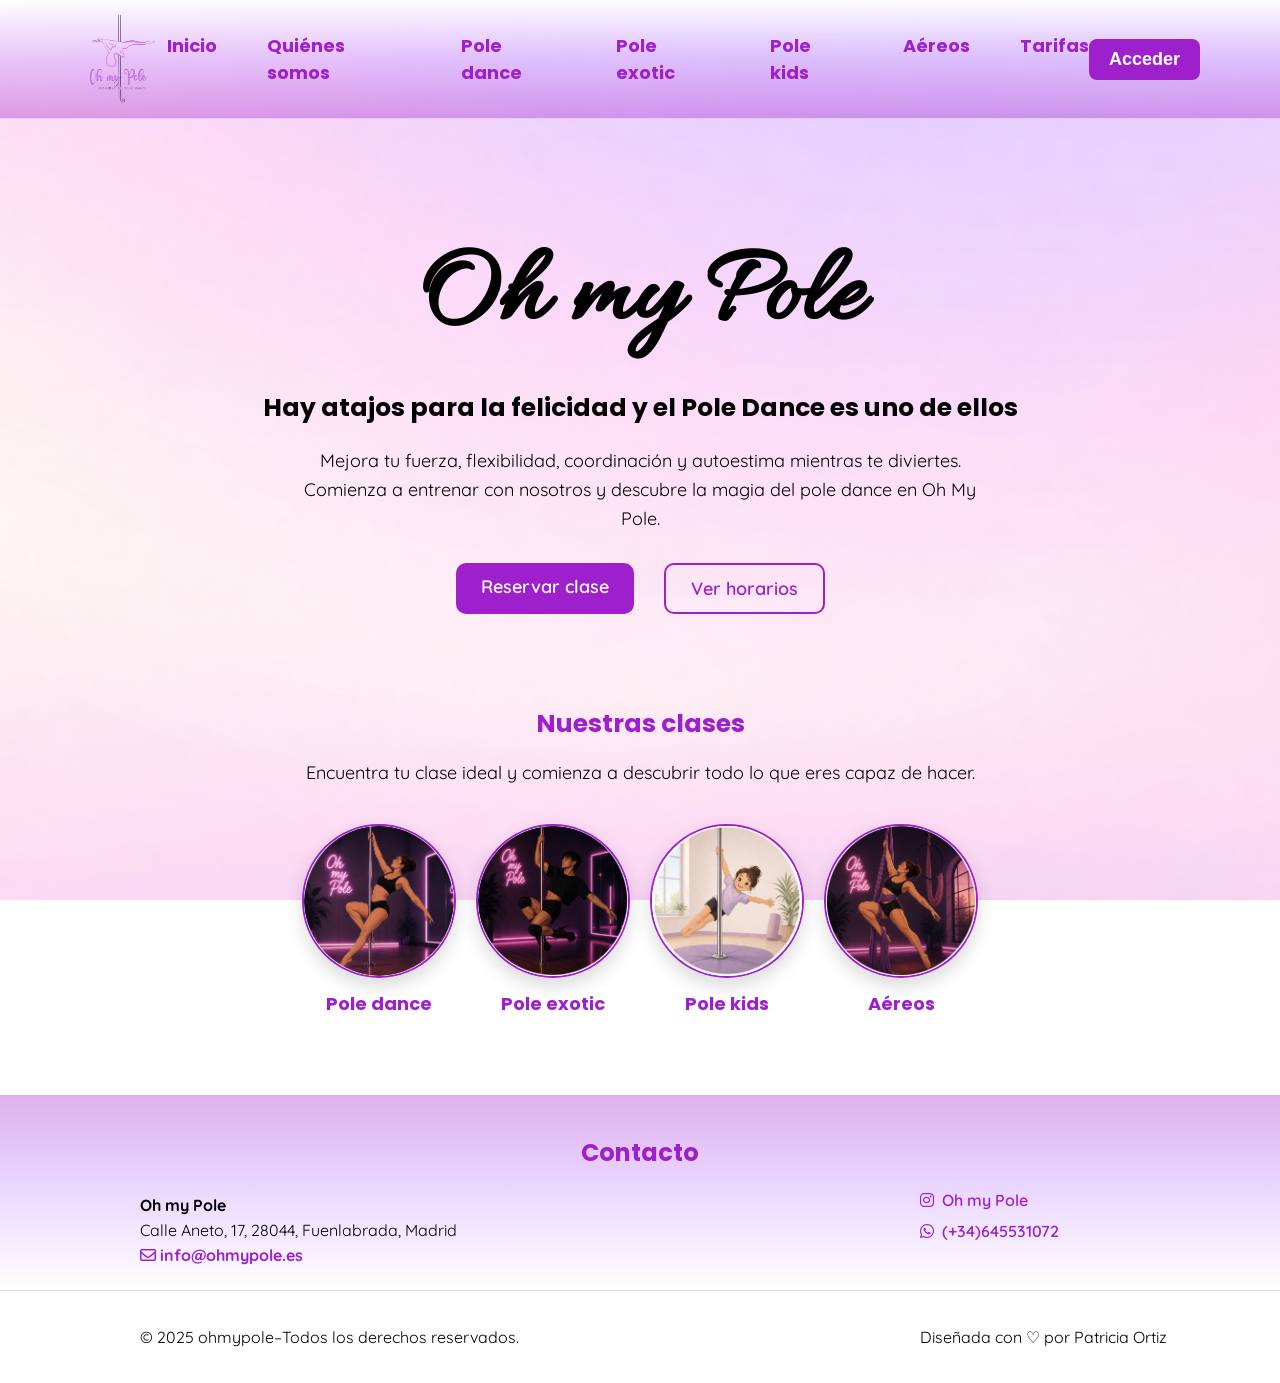
<file: index.html>
<!DOCTYPE html>
<html lang="es">

<head>
    <meta charset="UTF-8">
    <meta name="viewport" content="width=device-width, initial-scale=1.0">
    <link rel="stylesheet" href="css/style.css">
    <link rel="preconnect" href="https://fonts.googleapis.com">
    <link rel="preconnect" href="https://fonts.gstatic.com" crossorigin>
    <link
        href="https://fonts.googleapis.com/css2?family=Allura&family=Poppins:ital,wght@0,100;0,200;0,300;0,400;0,500;0,600;0,700;0,800;0,900;1,100;1,200;1,300;1,400;1,500;1,600;1,700;1,800;1,900&family=Quicksand:wght@300..700&display=swap"
        rel="stylesheet">
    <link rel="stylesheet" href="https://cdnjs.cloudflare.com/ajax/libs/font-awesome/6.5.0/css/all.min.css">
    <title>Inicio | Oh my Pole</title>
</head>

<body>
    <header>
        <nav class="navbar">
            <a href="index.html" class="ohmypole-logo">
                <img src="./assets/images/ohmypole-logo.png" alt="Oh my pole">
            </a>
            <ul class="menu">
                <li><a href="./index.html">Inicio</a></li>
                <li><a href="./views/quienessomos.html">Quiénes somos</a></li>
                <li><a href="./views/poledance.html">Pole dance</a></li>
                <li><a href="./views/poleexotic.html">Pole exotic</a></li>
                <li><a href="./views/polekids.html">Pole kids</a></li>
                <li><a href="./views/aereos.html">Aéreos</a></li>
                <li><a href="./views/tarifas.html">Tarifas</a></li>
            </ul>
            <button class="acceder" onclick="window.location.href='./views/acceder.html'">Acceder</button>
            <button class="hamburger" id="hamburger">
                <span></span>
                <span></span>
                <span></span>
            </button>
        </nav>
    </header>
    <main>
        <section class="hero">
            <h1>Oh my Pole</h1>
            <h2>Hay atajos para la felicidad y el Pole Dance es uno de ellos</h2>
            <p>Mejora tu fuerza, flexibilidad, coordinación y autoestima mientras te diviertes. Comienza a entrenar con
                nosotros y descubre la magia del pole dance en Oh My Pole.</p>
            <div class="botones-hero">
                <a href="https://wa.me/34645531072" target="_blank" class="btn-reservar"> Reservar clase </a>
                <a href="./views/tarifas.html#horario-section" class="btn-horarios">Ver horarios</a>
            </div>
        </section>
        <section class="clases">
            <h2>Nuestras clases</h2>
            <p>Encuentra tu clase ideal y comienza a descubrir todo lo que eres capaz de hacer.</p>
            <div class="clases-container">
                <div class="clase">
                    <a href="./views/poledance.html">
                        <div class="circulo">
                            <img src="./assets/images/dibujopoledance.png"
                                alt="Dibujo de una chica haciendo pole dance">
                        </div>
                    </a>
                    <h3>Pole dance</h3>
                </div>
                <div class="clase">
                    <a href="./views/poleexotic.html">
                        <div class="circulo">
                            <img src="./assets/images/dibujopoleexotic.png"
                                alt="Dibujo de un chico haciendo pole exotic">
                        </div>
                    </a>
                    <h3>Pole exotic</h3>
                </div>
                <div class="clase">
                    <a href="./views/polekids.html">
                        <div class="circulo">
                            <img src="./assets/images/dibujopolekids.png"
                                alt="Dibujo de una niña en clase de pole kids">
                        </div>
                    </a>
                    <h3>Pole kids</h3>
                </div>
                <div class="clase">
                    <a href="./views/aereos.html">
                        <div class="circulo">
                            <img src="./assets/images/dibujoaereos.png" alt="Dibujo de una chica haciendo aéreos">
                        </div>
                    </a>
                    <h3>Aéreos</h3>
                </div>
            </div>
        </section>
    </main>
    <section class="contacto">
        <h2>Contacto</h2>
        <div class="contacto-container">
            <div class="info-contacto">
                <p><strong>Oh my Pole</strong></p>
                <p>Calle Aneto, 17, 28044, Fuenlabrada, Madrid</p>
                <p>
                    <a href="mailto:info@ohmypole.es">
                        <i class="fa-regular fa-envelope"></i>
                        <strong>info@ohmypole.es</strong>
                    </a>
                </p>
            </div>
            <div class="redes">
                <a href="https://www.instagram.com/oh_my_pole_studio?igsh=c2FpZm5iMXFoYXc3">
                    <i class="fa-brands fa-instagram"></i>
                    Oh my Pole
                </a>
                <p>
                    <a href="https://wa.me/34645531072" target="_blank">
                        <i class="fa-brands fa-whatsapp"></i>
                        (+34)645531072
                    </a>
                </p>
            </div>
        </div>
    </section>
    <footer class="footer">
        <div class="footer-container">
            <p>© 2025 ohmypole–Todos los derechos reservados.</p>
            <p>Diseñada con ♡ por Patricia Ortiz</p>
        </div>
    </footer>
    <script src="../js/scripts.js"></script>
</body>

</html>
</file>
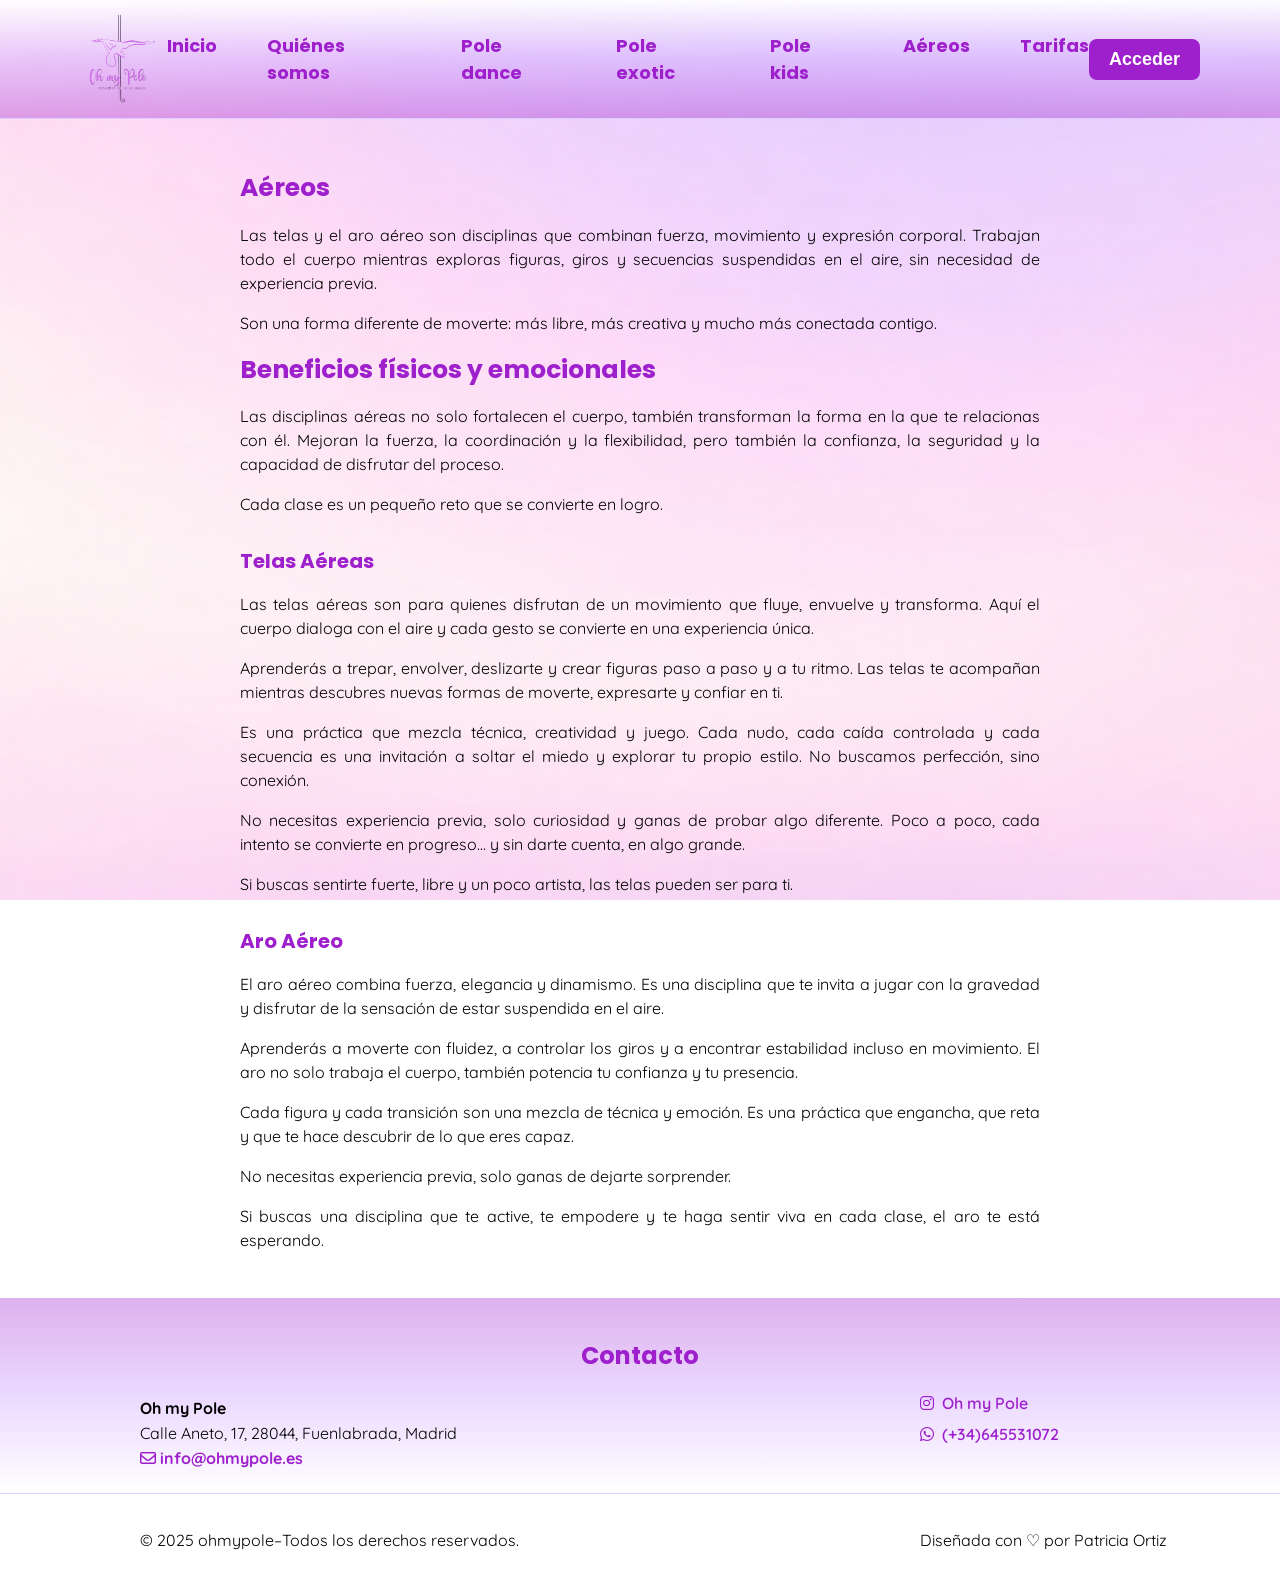
<file: views/aereos.html>
<!DOCTYPE html>
<html lang="es">

<head>
    <meta charset="UTF-8">
    <meta name="viewport" content="width=device-width, initial-scale=1.0">
    <link rel="stylesheet" href="../css/style.css">
    <link rel="preconnect" href="https://fonts.googleapis.com">
    <link rel="preconnect" href="https://fonts.gstatic.com" crossorigin>
    <link
        href="https://fonts.googleapis.com/css2?family=Allura&family=Poppins:ital,wght@0,100;0,200;0,300;0,400;0,500;0,600;0,700;0,800;0,900;1,100;1,200;1,300;1,400;1,500;1,600;1,700;1,800;1,900&family=Quicksand:wght@300..700&display=swap"
        rel="stylesheet">
    <link rel="stylesheet" href="https://cdnjs.cloudflare.com/ajax/libs/font-awesome/6.5.0/css/all.min.css">
    <title>Aéreos | Oh my Pole</title>
</head>

<body>
    <header>
        <nav class="navbar">
            <a href="../index.html" class="ohmypole-logo">
                <img src="../assets/images/ohmypole-logo.png" alt="Oh my pole">
            </a>
            <ul class="menu">
                <li><a href="../index.html">Inicio</a></li>
                <li><a href="quienessomos.html">Quiénes somos</a></li>
                <li><a href="poledance.html">Pole dance</a></li>
                <li><a href="poleexotic.html">Pole exotic</a></li>
                <li><a href="polekids.html">Pole kids</a></li>
                <li><a href="aereos.html">Aéreos</a></li>
                <li><a href="tarifas.html">Tarifas</a></li>
            </ul>
            <button class="acceder" onclick="window.location.href='acceder.html'">Acceder</button>
            <button class="hamburger" id="hamburger">
                <span></span>
                <span></span>
                <span></span>
            </button>
        </nav>
    </header>
    <main>
        <div class="aereos">
            <section class="aereos-intro">
                <h2>Aéreos</h2>
                <p>Las telas y el aro aéreo son disciplinas que combinan fuerza, movimiento y expresión corporal.
                    Trabajan todo el cuerpo mientras exploras figuras, giros y secuencias suspendidas en el aire, sin
                    necesidad de experiencia previa.</p>
                <p>Son una forma diferente de moverte: más libre, más creativa y mucho más conectada contigo.</p>
            </section>

            <section class="aereos-beneficios">
                <h2>Beneficios físicos y emocionales</h2>
                <p>Las disciplinas aéreas no solo fortalecen el cuerpo, también transforman la forma en la que te
                    relacionas con él. Mejoran la fuerza, la coordinación y la flexibilidad, pero también la confianza,
                    la seguridad y la capacidad de disfrutar del proceso.</p>
                <p>Cada clase es un pequeño reto que se convierte en logro.</p>

                <h3>Telas Aéreas</h3>
                <p>Las telas aéreas son para quienes disfrutan de un movimiento que fluye, envuelve y transforma. Aquí
                    el cuerpo dialoga con el aire y cada gesto se convierte en una experiencia única.</p>
                <p>Aprenderás a trepar, envolver, deslizarte y crear figuras paso a paso y a tu ritmo. Las telas te
                    acompañan mientras descubres nuevas formas de moverte, expresarte y confiar en ti.</p>
                <p>Es una práctica que mezcla técnica, creatividad y juego. Cada nudo, cada caída controlada y cada
                    secuencia es una invitación a soltar el miedo y explorar tu propio estilo. No buscamos perfección,
                    sino conexión.</p>
                <p>No necesitas experiencia previa, solo curiosidad y ganas de probar algo diferente. Poco a poco, cada
                    intento se convierte en progreso… y sin darte cuenta, en algo grande.</p>
                <p>Si buscas sentirte fuerte, libre y un poco artista, las telas pueden ser para ti.</p>

                <h3>Aro Aéreo</h3>
                <p>El aro aéreo combina fuerza, elegancia y dinamismo. Es una disciplina que te invita a jugar con la
                    gravedad y disfrutar de la sensación de estar suspendida en el aire.</p>
                <p>Aprenderás a moverte con fluidez, a controlar los giros y a encontrar estabilidad incluso en
                    movimiento. El aro no solo trabaja el cuerpo, también potencia tu confianza y tu presencia.</p>
                <p>Cada figura y cada transición son una mezcla de técnica y emoción. Es una práctica que engancha, que
                    reta y que te hace descubrir de lo que eres capaz.</p>
                <p>No necesitas experiencia previa, solo ganas de dejarte sorprender.</p>
                <p>Si buscas una disciplina que te active, te empodere y te haga sentir viva en cada clase, el aro te
                    está esperando.</p>
            </section>
        </div>
    </main>

    <section class="contacto">
        <h2>Contacto</h2>
        <div class="contacto-container">
            <div class="info-contacto">
                <p><strong>Oh my Pole</strong></p>
                <p>Calle Aneto, 17, 28044, Fuenlabrada, Madrid</p>
                <p>
                    <a href="mailto:info@ohmypole.es">
                        <i class="fa-regular fa-envelope"></i>
                        <strong>info@ohmypole.es</strong>
                    </a>
                </p>
            </div>
            <div class="redes">
                <a href="https://www.instagram.com/oh_my_pole_studio?igsh=c2FpZm5iMXFoYXc3">
                    <i class="fa-brands fa-instagram"></i>
                    Oh my Pole
                </a>
                <p>
                    <a href="https://wa.me/34645531072" target="_blank">
                        <i class="fa-brands fa-whatsapp"></i>
                        (+34)645531072
                    </a>
                </p>
            </div>
        </div>
    </section>
    <footer class="footer">
        <div class="footer-container">
            <p>© 2025 ohmypole–Todos los derechos reservados.</p>
            <p>Diseñada con ♡ por Patricia Ortiz</p>
        </div>
    </footer>
    <script src="../js/scripts.js"></script>
</body>

</html>
</file>
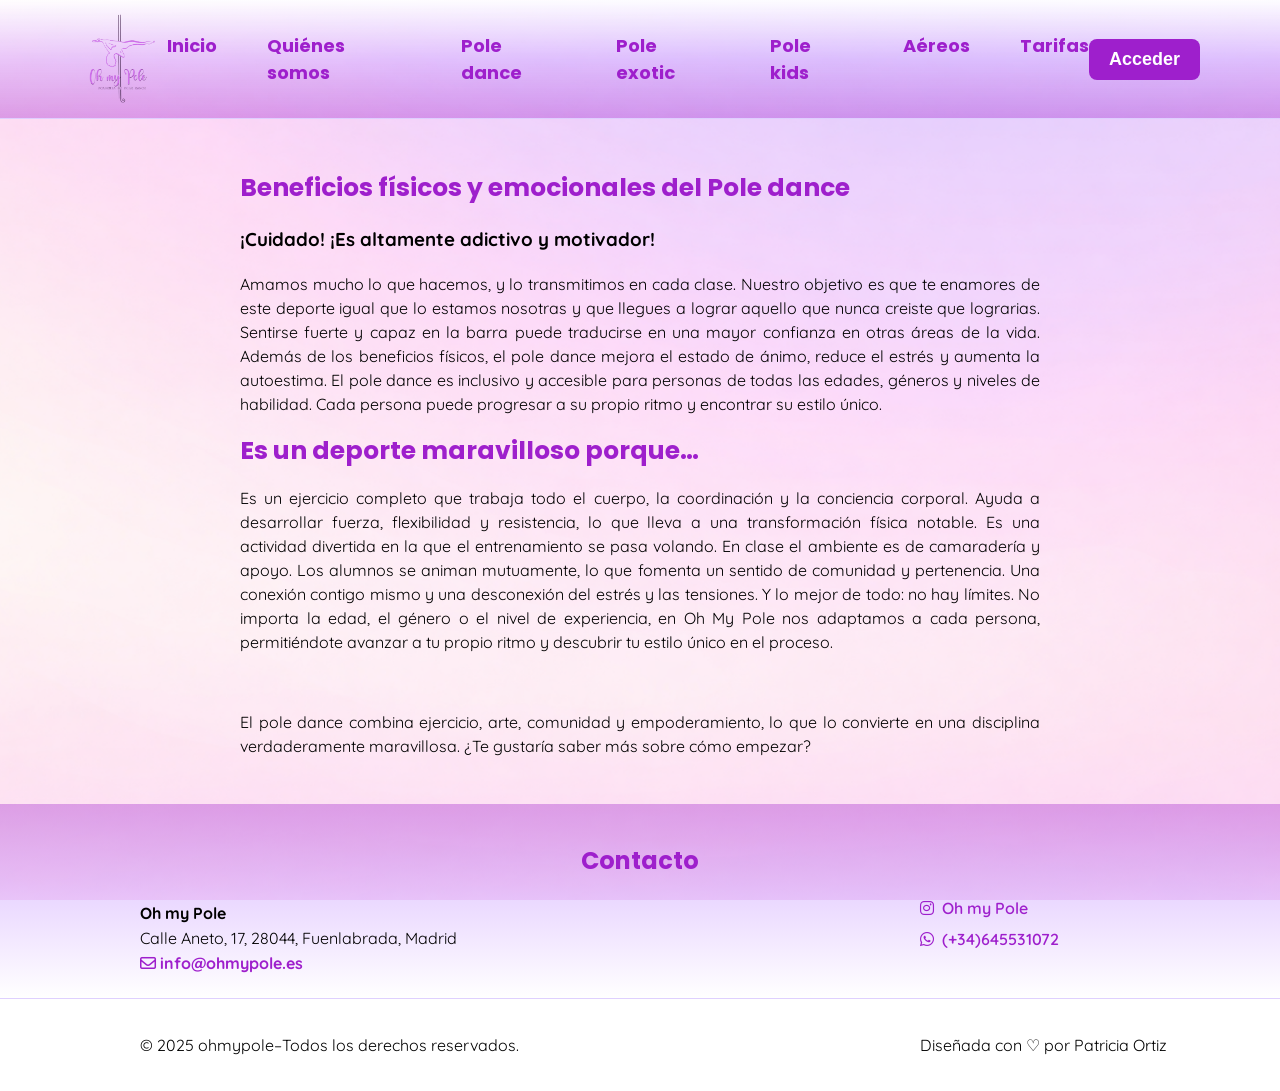
<file: views/poledance.html>
<!DOCTYPE html>
<html lang="es">

<head>
    <meta charset="UTF-8">
    <meta name="viewport" content="width=device-width, initial-scale=1.0">
    <link rel="stylesheet" href="../css/style.css">
    <link rel="preconnect" href="https://fonts.googleapis.com">
    <link rel="preconnect" href="https://fonts.gstatic.com" crossorigin>
    <link
        href="https://fonts.googleapis.com/css2?family=Allura&family=Poppins:ital,wght@0,100;0,200;0,300;0,400;0,500;0,600;0,700;0,800;0,900;1,100;1,200;1,300;1,400;1,500;1,600;1,700;1,800;1,900&family=Quicksand:wght@300..700&display=swap"
        rel="stylesheet">
    <link rel="stylesheet" href="https://cdnjs.cloudflare.com/ajax/libs/font-awesome/6.5.0/css/all.min.css">
    <title>Pole dance | Oh my Pole</title>
</head>

<body>
    <header>
        <nav class="navbar">
            <a href="../index.html" class="ohmypole-logo">
                <img src="../assets/images/ohmypole-logo.png" alt="Oh my pole">
            </a>
            <ul class="menu">
                <li><a href="../index.html">Inicio</a></li>
                <li><a href="quienessomos.html">Quiénes somos</a></li>
                <li><a href="poledance.html">Pole dance</a></li>
                <li><a href="poleexotic.html">Pole exotic</a></li>
                <li><a href="polekids.html">Pole kids</a></li>
                <li><a href="aereos.html">Aéreos</a></li>
                <li><a href="tarifas.html">Tarifas</a></li>
            </ul>
            <button class="acceder" onclick="window.location.href='acceder.html'">Acceder</button>
            <button class="hamburger" id="hamburger">
                <span></span>
                <span></span>
                <span></span>
            </button>
        </nav>
    </header>
    <main>
        <div class="poledance">
            <section class="beneficios">
                <h2>Beneficios físicos y emocionales del Pole dance</h2>
                <h3>¡Cuidado! ¡Es altamente adictivo y motivador!</h3>
                <p>Amamos mucho lo que hacemos, y lo transmitimos en cada clase. Nuestro objetivo es que te enamores de
                    este deporte igual que lo estamos nosotras y que llegues a lograr aquello que nunca creiste que
                    lograrias. Sentirse fuerte y capaz en la barra puede traducirse en una mayor confianza en otras
                    áreas de la vida. Además de los beneficios físicos, el pole dance mejora el estado de ánimo, reduce
                    el estrés y aumenta la autoestima. El pole dance es inclusivo y accesible para personas de todas las
                    edades, géneros y niveles de habilidad. Cada persona puede progresar a su propio ritmo y encontrar
                    su estilo único.</p>
            </section>
            <section class="maravilloso">
                <h2>Es un deporte maravilloso porque…</h2>
                <p>Es un ejercicio completo que trabaja todo el cuerpo, la coordinación y la conciencia corporal. Ayuda
                    a desarrollar fuerza, flexibilidad y resistencia, lo que lleva a una transformación física notable.
                    Es una actividad divertida en la que el entrenamiento se pasa volando. En clase el ambiente es de
                    camaradería y apoyo. Los alumnos se animan mutuamente, lo que fomenta un sentido de comunidad y
                    pertenencia. Una conexión contigo mismo y una desconexión del estrés y las tensiones. Y lo mejor de
                    todo: no hay límites. No importa la edad, el género o el nivel de experiencia, en Oh My Pole nos
                    adaptamos a cada persona, permitiéndote avanzar a tu propio ritmo y descubrir tu estilo único en el
                    proceso.</p><br>
                <p>El pole dance combina ejercicio, arte, comunidad y empoderamiento, lo que lo convierte en una
                    disciplina verdaderamente maravillosa. ¿Te gustaría saber más sobre cómo empezar?</p>
            </section>
        </div>
    </main>
    <section class="contacto">
        <h2>Contacto</h2>
        <div class="contacto-container">
            <div class="info-contacto">
                <p><strong>Oh my Pole</strong></p>
                <p>Calle Aneto, 17, 28044, Fuenlabrada, Madrid</p>
                <p>
                    <a href="mailto:info@ohmypole.es">
                        <i class="fa-regular fa-envelope"></i>
                        <strong>info@ohmypole.es</strong>
                    </a>
                </p>
            </div>
            <div class="redes">
                <a href="https://www.instagram.com/oh_my_pole_studio?igsh=c2FpZm5iMXFoYXc3">
                    <i class="fa-brands fa-instagram"></i>
                    Oh my Pole
                </a>
                <p>
                    <a href="https://wa.me/34645531072" target="_blank">
                        <i class="fa-brands fa-whatsapp"></i>
                        (+34)645531072
                    </a>
                </p>
            </div>
        </div>
    </section>
    <footer class="footer">
        <div class="footer-container">
            <p>© 2025 ohmypole–Todos los derechos reservados.</p>
            <p>Diseñada con ♡ por Patricia Ortiz</p>
        </div>
    </footer>
    <script src="../js/scripts.js"></script>

</body>

</html>
</file>
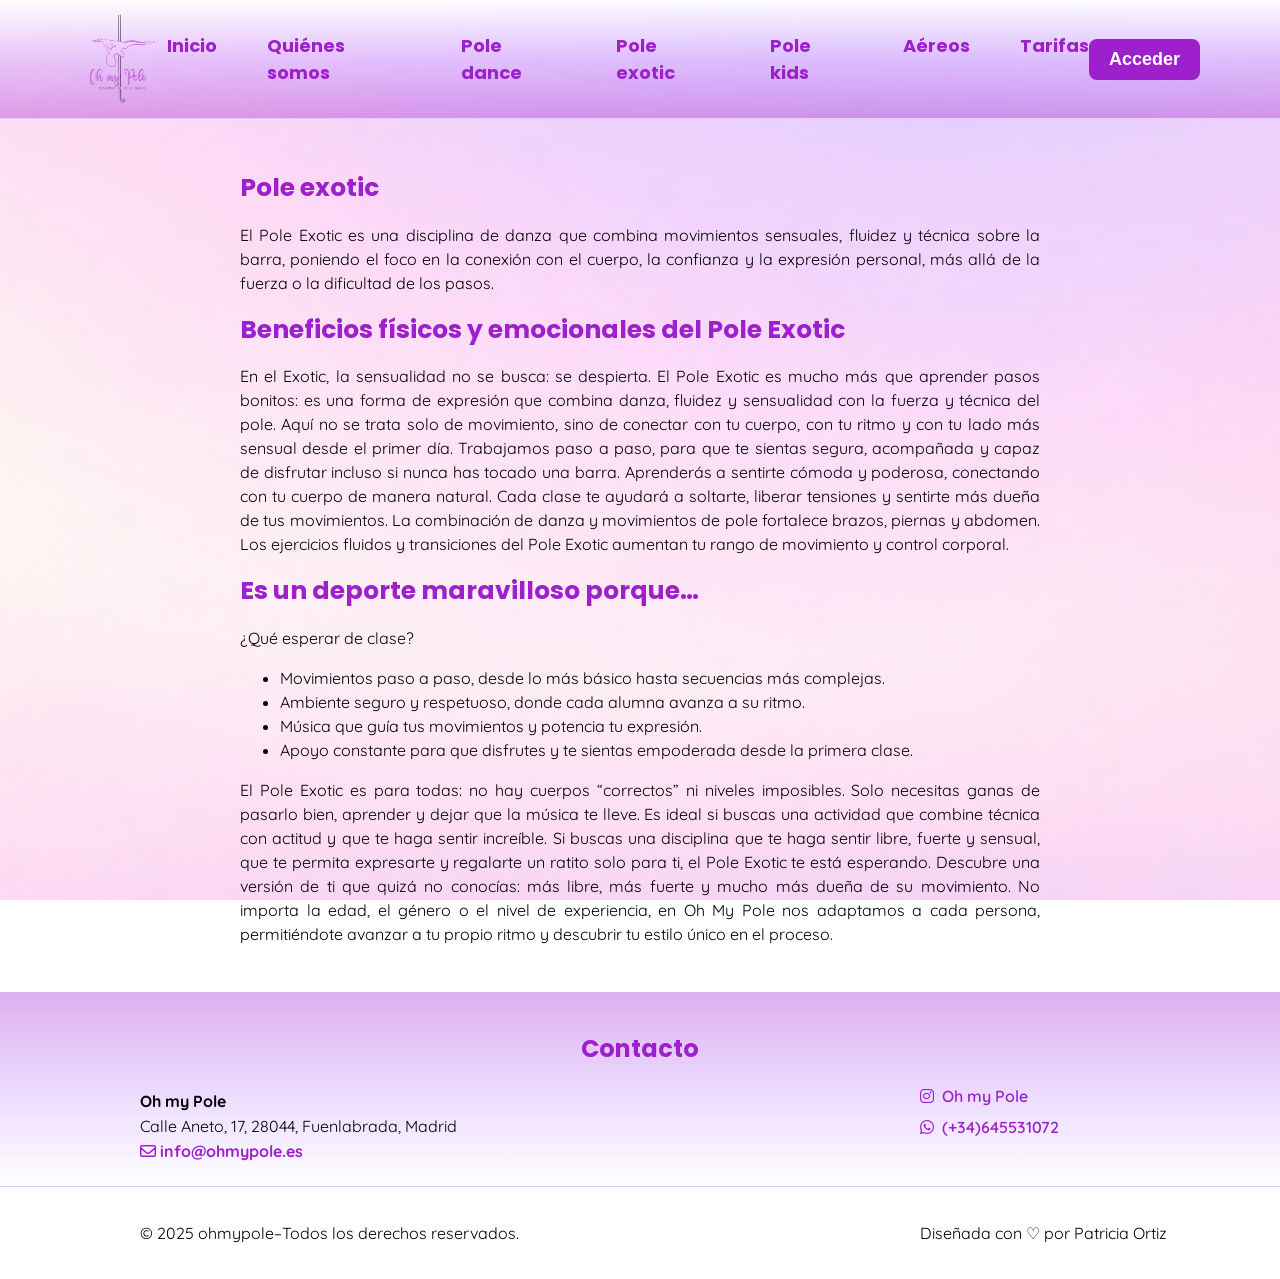
<file: views/poleexotic.html>
<!DOCTYPE html>
<html lang="es">

<head>
    <meta charset="UTF-8">
    <meta name="viewport" content="width=device-width, initial-scale=1.0">
    <link rel="stylesheet" href="../css/style.css">
    <link rel="preconnect" href="https://fonts.googleapis.com">
    <link rel="preconnect" href="https://fonts.gstatic.com" crossorigin>
    <link
        href="https://fonts.googleapis.com/css2?family=Allura&family=Poppins:ital,wght@0,100;0,200;0,300;0,400;0,500;0,600;0,700;0,800;0,900;1,100;1,200;1,300;1,400;1,500;1,600;1,700;1,800;1,900&family=Quicksand:wght@300..700&display=swap"
        rel="stylesheet">
    <link rel="stylesheet" href="https://cdnjs.cloudflare.com/ajax/libs/font-awesome/6.5.0/css/all.min.css">
    <title>Pole exotic | Oh my Pole</title>
</head>

<body>
    <header>
        <nav class="navbar">
            <a href="../index.html" class="ohmypole-logo">
                <img src="../assets/images/ohmypole-logo.png" alt="Oh my pole">
            </a>
            <ul class="menu">
                <li><a href="../index.html">Inicio</a></li>
                <li><a href="quienessomos.html">Quiénes somos</a></li>
                <li><a href="poledance.html">Pole dance</a></li>
                <li><a href="poleexotic.html">Pole exotic</a></li>
                <li><a href="polekids.html">Pole kids</a></li>
                <li><a href="aereos.html">Aéreos</a></li>
                <li><a href="tarifas.html">Tarifas</a></li>
            </ul>
            <button class="acceder" onclick="window.location.href='acceder.html'">Acceder</button>
            <button class="hamburger" id="hamburger">
                <span></span>
                <span></span>
                <span></span>
            </button>
        </nav>
    </header>
    <main>
        <div class="poleexotic">
            <section class="definicionexotic">
                <h2>Pole exotic</h2>
                <p>El Pole Exotic es una disciplina de danza que combina movimientos sensuales, fluidez y técnica sobre
                    la barra, poniendo el foco en la conexión con el cuerpo, la confianza y la expresión personal, más
                    allá de la fuerza o la dificultad de los pasos.</p>
            </section>
            <section class="beneficiosexotic">
                <h2>Beneficios físicos y emocionales del Pole Exotic</h2>
                <p>En el Exotic, la sensualidad no se busca: se despierta. El Pole Exotic es mucho más que aprender
                    pasos bonitos: es una forma de expresión que combina danza, fluidez y sensualidad con la fuerza y
                    técnica del pole. Aquí no se trata solo de movimiento, sino de conectar con tu cuerpo, con tu ritmo
                    y con tu lado más sensual desde el primer día. Trabajamos paso a paso, para que te sientas segura,
                    acompañada y capaz de disfrutar incluso si nunca has tocado una barra. Aprenderás a sentirte cómoda
                    y poderosa, conectando con tu cuerpo de manera natural. Cada clase te ayudará a soltarte, liberar
                    tensiones y sentirte más dueña de tus movimientos. La combinación de danza y movimientos de pole
                    fortalece brazos, piernas y abdomen. Los ejercicios fluidos y transiciones del Pole Exotic aumentan
                    tu rango de movimiento y control corporal.</p>
            </section>
            <section class="maravillosoexotic">
                <h2>Es un deporte maravilloso porque…</h2>
                <p>¿Qué esperar de clase?</p>
                <ul>
                    <li>Movimientos paso a paso, desde lo más básico hasta secuencias más complejas.</li>
                    <li>Ambiente seguro y respetuoso, donde cada alumna avanza a su ritmo.</li>
                    <li>Música que guía tus movimientos y potencia tu expresión.</li>
                    <li>Apoyo constante para que disfrutes y te sientas empoderada desde la primera clase.</li>
                </ul>
                <p>El Pole Exotic es para todas: no hay cuerpos “correctos” ni niveles imposibles. Solo necesitas ganas
                    de pasarlo bien, aprender y dejar que la música te lleve. Es ideal si buscas una actividad que
                    combine técnica con actitud y que te haga sentir increíble. Si buscas una disciplina que te haga
                    sentir libre, fuerte y sensual, que te permita expresarte y regalarte un ratito solo para ti, el
                    Pole Exotic te está esperando. Descubre una versión de ti que quizá no conocías: más libre, más
                    fuerte y mucho más dueña de su movimiento. No importa la edad, el género o el nivel de experiencia,
                    en Oh My Pole nos adaptamos a cada persona, permitiéndote avanzar a tu propio ritmo y descubrir tu
                    estilo único en el proceso.</p>
            </section>
        </div>
    </main>
    <section class="contacto">
        <h2>Contacto</h2>
        <div class="contacto-container">
            <div class="info-contacto">
                <p><strong>Oh my Pole</strong></p>
                <p>Calle Aneto, 17, 28044, Fuenlabrada, Madrid</p>
                <p>
                    <a href="mailto:info@ohmypole.es">
                        <i class="fa-regular fa-envelope"></i>
                        <strong>info@ohmypole.es</strong>
                    </a>
                </p>
            </div>
            <div class="redes">
                <a href="https://www.instagram.com/oh_my_pole_studio?igsh=c2FpZm5iMXFoYXc3">
                    <i class="fa-brands fa-instagram"></i>
                    Oh my Pole
                </a>
                <p>
                    <a href="https://wa.me/34645531072" target="_blank">
                        <i class="fa-brands fa-whatsapp"></i>
                        (+34)645531072
                    </a>
                </p>
            </div>
        </div>
    </section>
    <footer class="footer">
        <div class="footer-container">
            <p>© 2025 ohmypole–Todos los derechos reservados.</p>
            <p>Diseñada con ♡ por Patricia Ortiz</p>
        </div>
    </footer>
    <script src="../js/scripts.js"></script>
</body>

</html>
</file>
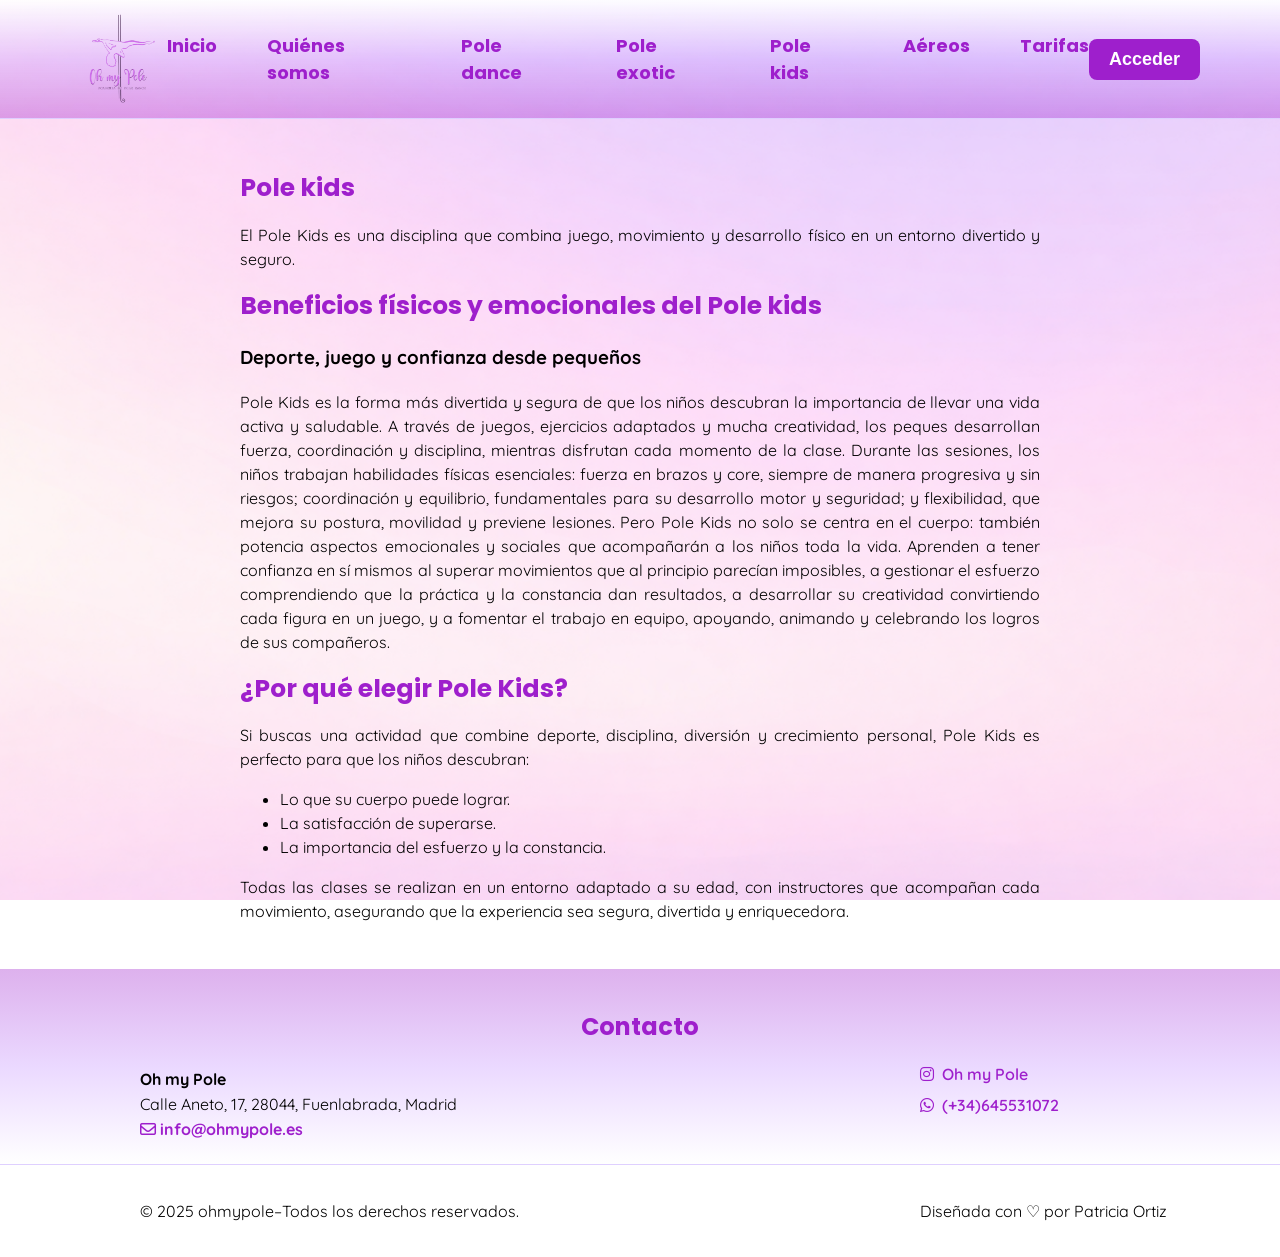
<file: views/polekids.html>
<!DOCTYPE html>
<html lang="es">

<head>
    <meta charset="UTF-8">
    <meta name="viewport" content="width=device-width, initial-scale=1.0">
    <link rel="stylesheet" href="../css/style.css">
    <link rel="preconnect" href="https://fonts.googleapis.com">
    <link rel="preconnect" href="https://fonts.gstatic.com" crossorigin>
    <link
        href="https://fonts.googleapis.com/css2?family=Allura&family=Poppins:ital,wght@0,100;0,200;0,300;0,400;0,500;0,600;0,700;0,800;0,900;1,100;1,200;1,300;1,400;1,500;1,600;1,700;1,800;1,900&family=Quicksand:wght@300..700&display=swap"
        rel="stylesheet">
    <link rel="stylesheet" href="https://cdnjs.cloudflare.com/ajax/libs/font-awesome/6.5.0/css/all.min.css">
    <title>Pole kids | Oh my Pole</title>
</head>

<body>
    <header>
        <nav class="navbar">
            <a href="../index.html" class="ohmypole-logo">
                <img src="../assets/images/ohmypole-logo.png" alt="Oh my pole">
            </a>
            <ul class="menu">
                <li><a href="../index.html">Inicio</a></li>
                <li><a href="quienessomos.html">Quiénes somos</a></li>
                <li><a href="poledance.html">Pole dance</a></li>
                <li><a href="poleexotic.html">Pole exotic</a></li>
                <li><a href="polekids.html">Pole kids</a></li>
                <li><a href="aereos.html">Aéreos</a></li>
                <li><a href="tarifas.html">Tarifas</a></li>
            </ul>
            <button class="acceder" onclick="window.location.href='acceder.html'">Acceder</button>
            <button class="hamburger" id="hamburger">
                <span></span>
                <span></span>
                <span></span>
            </button>
        </nav>
    </header>
    <main>
        <div class="polekids">
            <section class="definicionkids">
                <h2>Pole kids</h2>
                <p>El Pole Kids es una disciplina que combina juego, movimiento y desarrollo físico en un entorno
                    divertido y seguro.</p>
            </section>
            <section class="beneficioskids">
                <h2>Beneficios físicos y emocionales del Pole kids</h2>
                <h3>Deporte, juego y confianza desde pequeños</h3>
                <p>Pole Kids es la forma más divertida y segura de que los niños descubran la importancia de llevar una
                    vida activa y saludable. A través de juegos, ejercicios adaptados y mucha creatividad, los peques
                    desarrollan fuerza, coordinación y disciplina, mientras disfrutan cada momento de la clase. Durante
                    las sesiones, los niños trabajan habilidades físicas esenciales: fuerza en brazos y core, siempre de
                    manera progresiva y sin riesgos; coordinación y equilibrio, fundamentales para su desarrollo motor y
                    seguridad; y flexibilidad, que mejora su postura, movilidad y previene lesiones. Pero Pole Kids no
                    solo se centra en el cuerpo: también potencia aspectos emocionales y sociales que acompañarán a los
                    niños toda la vida. Aprenden a tener confianza en sí mismos al superar movimientos que al principio
                    parecían imposibles, a gestionar el esfuerzo comprendiendo que la práctica y la constancia dan
                    resultados, a desarrollar su creatividad convirtiendo cada figura en un juego, y a fomentar el
                    trabajo en equipo, apoyando, animando y celebrando los logros de sus compañeros.</p>
            </section>
            <section class="maravillosokids">
                <h2>¿Por qué elegir Pole Kids?</h2>
                <p>Si buscas una actividad que combine deporte, disciplina, diversión y crecimiento personal, Pole Kids
                    es perfecto para que los niños descubran:</p>
                <ul>
                    <li>Lo que su cuerpo puede lograr.</li>
                    <li>La satisfacción de superarse.</li>
                    <li>La importancia del esfuerzo y la constancia.</li>
                </ul>
                <p>Todas las clases se realizan en un entorno adaptado a su edad, con instructores que acompañan cada
                    movimiento, asegurando que la experiencia sea segura, divertida y enriquecedora.</p>
            </section>
        </div>
    </main>
    <section class="contacto">
        <h2>Contacto</h2>
        <div class="contacto-container">
            <div class="info-contacto">
                <p><strong>Oh my Pole</strong></p>
                <p>Calle Aneto, 17, 28044, Fuenlabrada, Madrid</p>
                <p>
                    <a href="mailto:info@ohmypole.es">
                        <i class="fa-regular fa-envelope"></i>
                        <strong>info@ohmypole.es</strong>
                    </a>
                </p>
            </div>
            <div class="redes">
                <a href="https://www.instagram.com/oh_my_pole_studio?igsh=c2FpZm5iMXFoYXc3">
                    <i class="fa-brands fa-instagram"></i>
                    Oh my Pole
                </a>
                <p>
                    <a href="https://wa.me/34645531072" target="_blank">
                        <i class="fa-brands fa-whatsapp"></i>
                        (+34)645531072
                    </a>
                </p>
            </div>
        </div>
    </section>
    <footer class="footer">
        <div class="footer-container">
            <p>© 2025 ohmypole–Todos los derechos reservados.</p>
            <p>Diseñada con ♡ por Patricia Ortiz</p>
        </div>
    </footer>
    <script src="../js/scripts.js"></script>
</body>

</html>
</file>
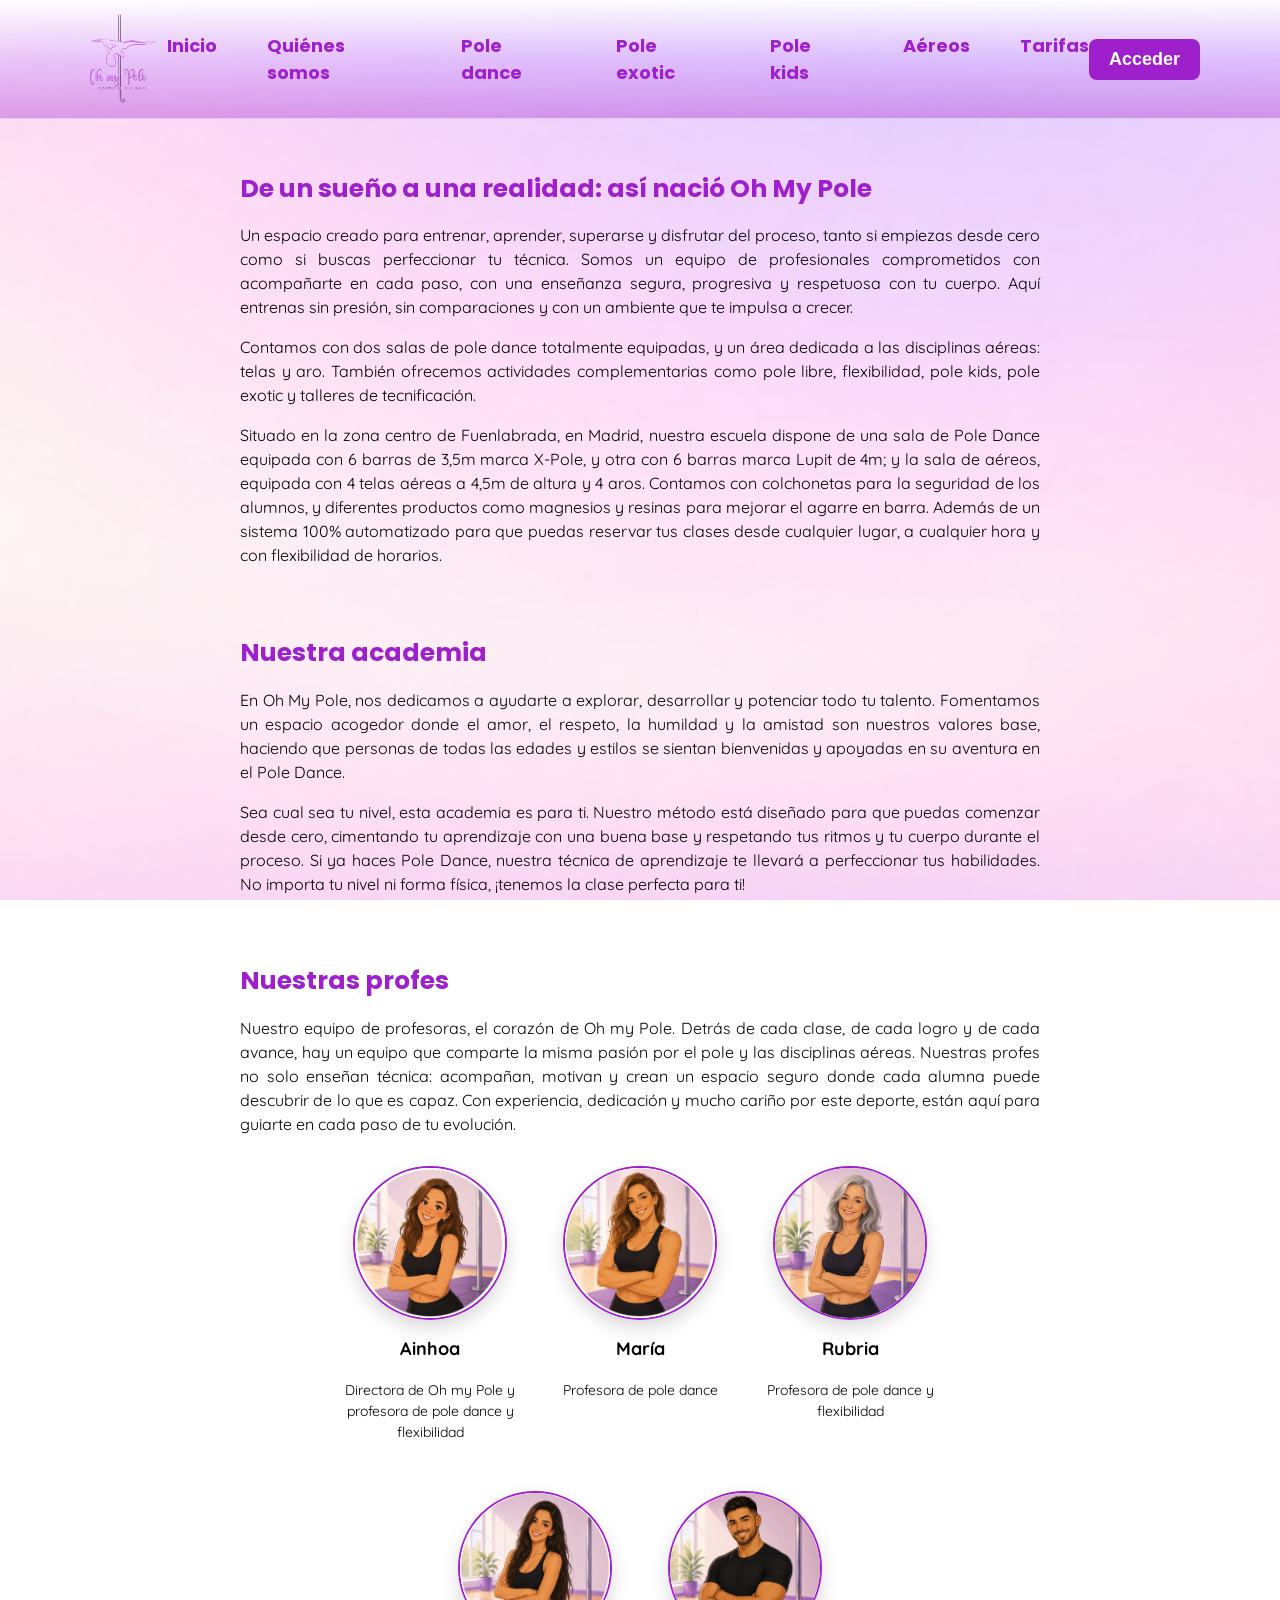
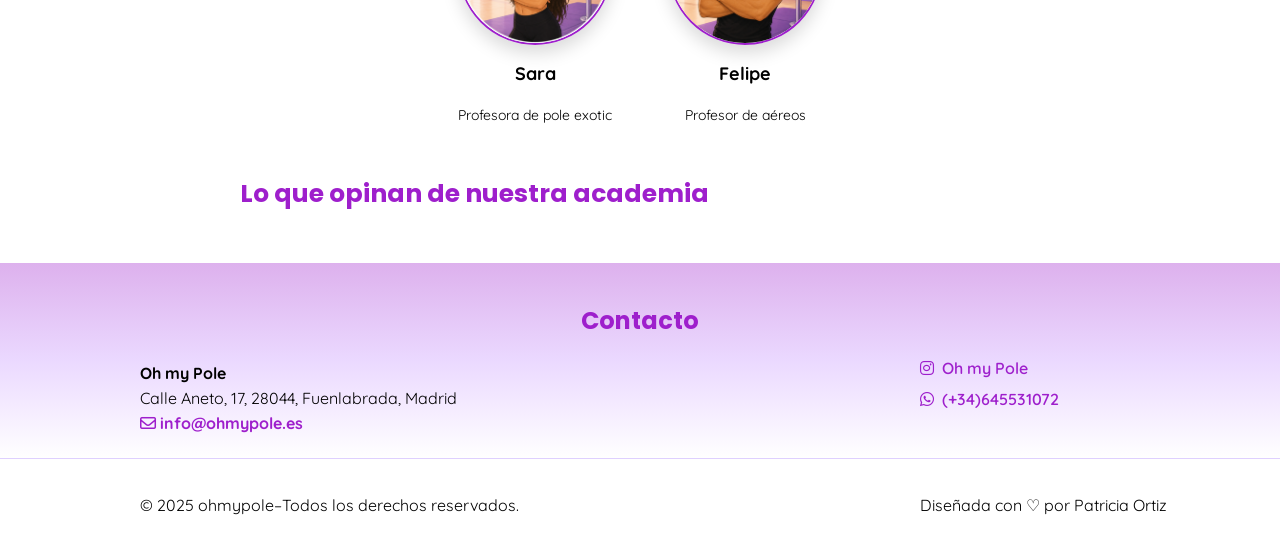
<file: views/quienessomos.html>
<!DOCTYPE html>
<html lang="es">

<head>
    <meta charset="UTF-8">
    <meta name="viewport" content="width=device-width, initial-scale=1.0">
    <link rel="stylesheet" href="../css/style.css">
    <link rel="preconnect" href="https://fonts.googleapis.com">
    <link rel="preconnect" href="https://fonts.gstatic.com" crossorigin>
    <link
        href="https://fonts.googleapis.com/css2?family=Allura&family=Poppins:ital,wght@0,100;0,200;0,300;0,400;0,500;0,600;0,700;0,800;0,900;1,100;1,200;1,300;1,400;1,500;1,600;1,700;1,800;1,900&family=Quicksand:wght@300..700&display=swap"
        rel="stylesheet">
    <link rel="stylesheet" href="https://cdnjs.cloudflare.com/ajax/libs/font-awesome/6.5.0/css/all.min.css">
    <title>Quiénes somos | Oh my Pole</title>
</head>

<body>
    <header>
        <nav class="navbar">
            <a href="../index.html" class="ohmypole-logo">
                <img src="../assets/images/ohmypole-logo.png" alt="Oh my pole">
            </a>
            <ul class="menu">
                <li><a href="../index.html">Inicio</a></li>
                <li><a href="quienessomos.html">Quiénes somos</a></li>
                <li><a href="poledance.html">Pole dance</a></li>
                <li><a href="poleexotic.html">Pole exotic</a></li>
                <li><a href="polekids.html">Pole kids</a></li>
                <li><a href="aereos.html">Aéreos</a></li>
                <li><a href="tarifas.html">Tarifas</a></li>
            </ul>
            <button class="acceder" onclick="window.location.href='acceder.html'">Acceder</button>
            <button class="hamburger" id="hamburger">
                <span></span>
                <span></span>
                <span></span>
            </button>
        </nav>
    </header>

    <main>
        <section class="somos dreams">
            <h2>De un sueño a una realidad: así nació Oh My Pole</h2>
            <p>Un espacio creado para entrenar, aprender, superarse y disfrutar del proceso, tanto si empiezas desde
                cero como si buscas perfeccionar tu técnica. Somos un equipo de profesionales comprometidos con
                acompañarte en cada paso, con una enseñanza segura, progresiva y respetuosa con tu cuerpo. Aquí entrenas
                sin presión, sin comparaciones y con un ambiente que te impulsa a crecer.</p>
            <p>Contamos con dos salas de pole dance totalmente equipadas, y un área dedicada a las disciplinas aéreas:
                telas y aro. También ofrecemos actividades complementarias como pole libre, flexibilidad, pole kids,
                pole exotic y talleres de tecnificación.</p>
            <p>Situado en la zona centro de Fuenlabrada, en Madrid, nuestra escuela dispone de una sala de Pole Dance
                equipada con 6 barras de 3,5m marca X-Pole, y otra con 6 barras marca Lupit de 4m; y la sala de aéreos,
                equipada con 4 telas aéreas a 4,5m de altura y 4 aros. Contamos con colchonetas para la seguridad de los
                alumnos, y diferentes productos como magnesios y resinas para mejorar el agarre en barra. Además de un
                sistema 100% automatizado para que puedas reservar tus clases desde cualquier lugar, a cualquier hora y
                con flexibilidad de horarios.</p>
        </section>

        <section class="somos especializada">
            <h2>Nuestra academia</h2>
            <p>En Oh My Pole, nos dedicamos a ayudarte a explorar, desarrollar y potenciar todo tu talento. Fomentamos
                un espacio acogedor donde el amor, el respeto, la humildad y la amistad son nuestros valores base,
                haciendo que personas de todas las edades y estilos se sientan bienvenidas y apoyadas en su aventura en
                el Pole Dance.</p>
            <p>Sea cual sea tu nivel, esta academia es para ti. Nuestro método está diseñado para que puedas comenzar
                desde cero, cimentando tu aprendizaje con una buena base y respetando tus ritmos y tu cuerpo durante el
                proceso. Si ya haces Pole Dance, nuestra técnica de aprendizaje te llevará a perfeccionar tus
                habilidades. No importa tu nivel ni forma física, ¡tenemos la clase perfecta para ti!</p>
        </section>

        <section class="somos profes">
            <h2>Nuestras profes</h2>
            <p>Nuestro equipo de profesoras, el corazón de Oh my Pole. Detrás de cada clase, de cada logro y de cada
                avance, hay un equipo que comparte la misma pasión por el pole y las disciplinas aéreas. Nuestras profes
                no solo enseñan técnica: acompañan, motivan y crean un espacio seguro donde cada alumna puede descubrir
                de lo que es capaz. Con experiencia, dedicación y mucho cariño por este deporte, están aquí para guiarte
                en cada paso de tu evolución.</p>
            <div class="profes-container">
                <div class="profe">
                    <div class="circulo">
                        <img src="../assets/images/dibujoainhoa.png" alt="Ainhoa">
                    </div>
                    <h3>Ainhoa</h3>
                    <h4>Directora de Oh my Pole y profesora de pole dance y flexibilidad</h4>
                </div>
                <div class="profe">
                    <div class="circulo">
                        <img src="../assets/images/dibujomaria.png" alt="María">
                    </div>
                    <h3>María</h3>
                    <h4>Profesora de pole dance</h4>
                </div>
                <div class="profe">
                    <div class="circulo">
                        <img src="../assets/images/dibujorubri.png" alt="Rubria">
                    </div>
                    <h3>Rubria</h3>
                    <h4>Profesora de pole dance y flexibilidad</h4>
                </div>
                <div class="profe">
                    <div class="circulo">
                        <img src="../assets/images/dibujosara.png" alt="Sara">
                    </div>
                    <h3>Sara</h3>
                    <h4>Profesora de pole exotic</h4>
                </div>
                <div class="profe">
                    <div class="circulo">
                        <img src="../assets/images/dibujofelipe.png" alt="Felipe">
                    </div>
                    <h3>Felipe</h3>
                    <h4>Profesor de aéreos</h4>
                </div>
            </div>
        </section>

        <section class="opiniones">
            <h3>Lo que opinan de nuestra academia</h3>
            <script src="https://elfsightcdn.com/platform.js" async></script>
            <div class="elfsight-app-b77032b3-05c3-4fb1-bf0b-1eb2f656c1d8" data-elfsight-app-lazy></div>
        </section>
    </main>

    <section class="contacto">
        <h2>Contacto</h2>
        <div class="contacto-container">
            <div class="info-contacto">
                <p><strong>Oh my Pole</strong></p>
                <p>Calle Aneto, 17, 28044, Fuenlabrada, Madrid</p>
                <p>
                    <a href="mailto:info@ohmypole.es">
                        <i class="fa-regular fa-envelope"></i>
                        <strong>info@ohmypole.es</strong>
                    </a>
                </p>
            </div>
            <div class="redes">
                <a href="https://www.instagram.com/oh_my_pole_studio?igsh=c2FpZm5iMXFoYXc3">
                    <i class="fa-brands fa-instagram"></i>
                    Oh my Pole
                </a>
                <p>
                    <a href="https://wa.me/34645531072" target="_blank">
                        <i class="fa-brands fa-whatsapp"></i>
                        (+34)645531072
                    </a>
                </p>
            </div>
        </div>
    </section>

    <footer class="footer">
        <div class="footer-container">
            <p>© 2025 ohmypole–Todos los derechos reservados.</p>
            <p>Diseñada con ♡ por Patricia Ortiz</p>
        </div>
    </footer>

    <script src="../js/scripts.js"></script>
</body>

</html>
</file>
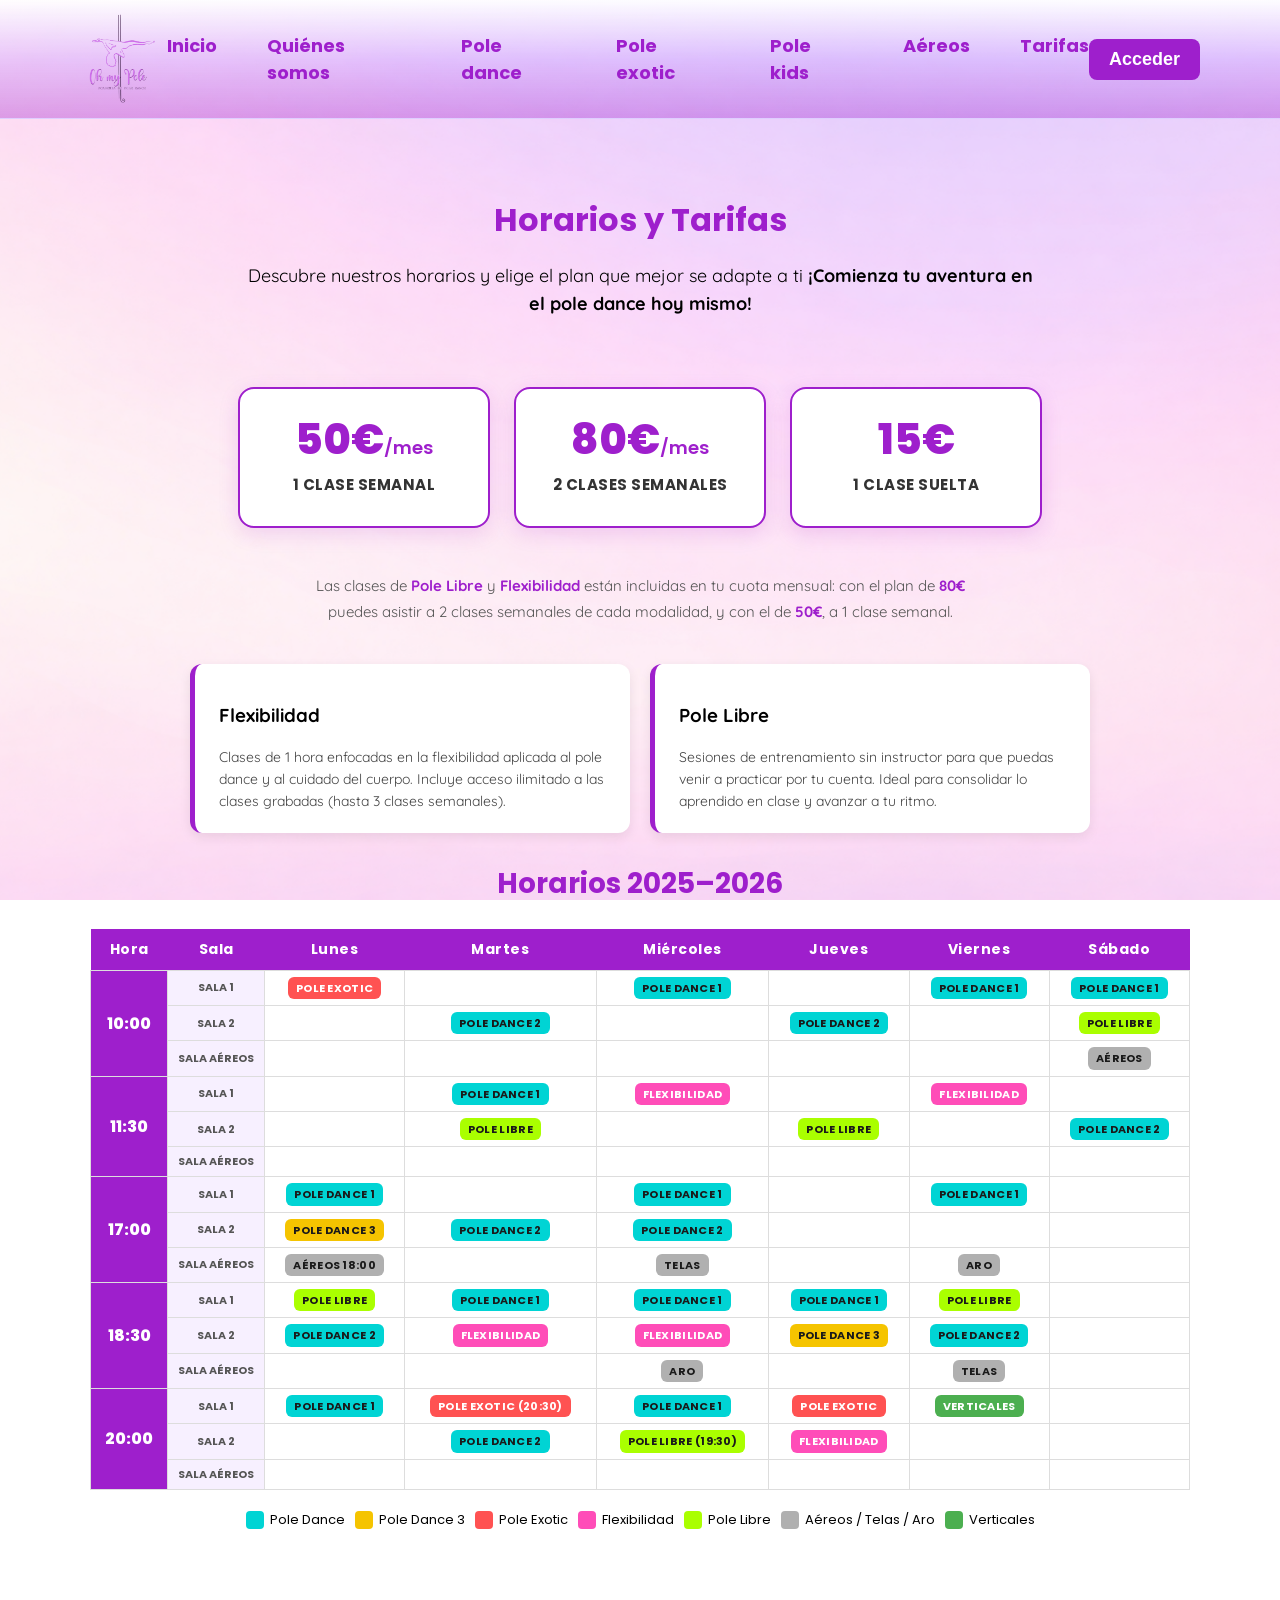
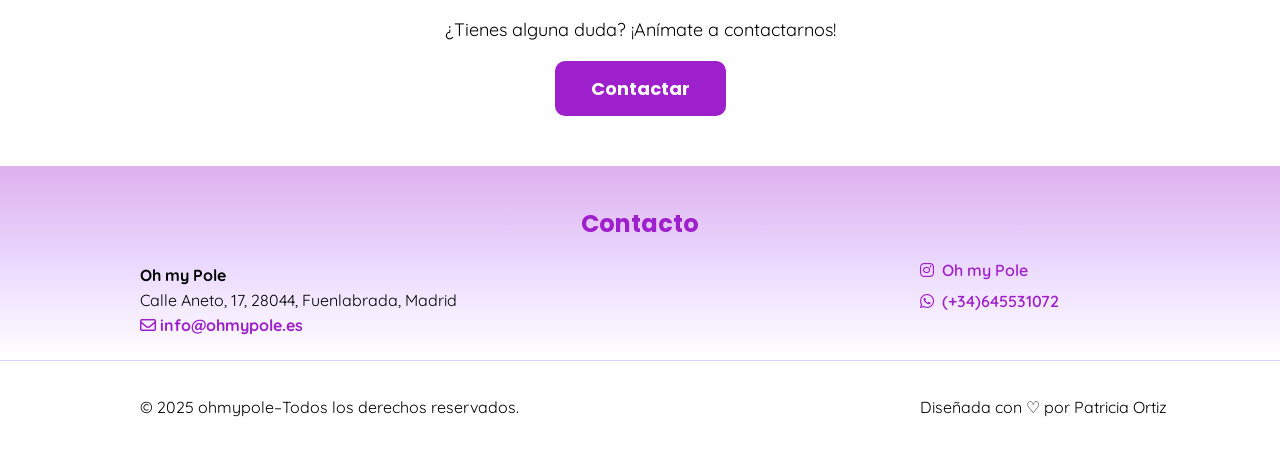
<file: views/tarifas.html>
<!DOCTYPE html>
<html lang="es">

<head>
    <meta charset="UTF-8">
    <meta name="viewport" content="width=device-width, initial-scale=1.0">
    <link rel="stylesheet" href="../css/style.css">
    <link rel="preconnect" href="https://fonts.googleapis.com">
    <link rel="preconnect" href="https://fonts.gstatic.com" crossorigin>
    <link
        href="https://fonts.googleapis.com/css2?family=Allura&family=Poppins:ital,wght@0,100;0,200;0,300;0,400;0,500;0,600;0,700;0,800;0,900;1,100;1,200;1,300;1,400;1,500;1,600;1,700;1,800;1,900&family=Quicksand:wght@300..700&display=swap"
        rel="stylesheet">
    <link rel="stylesheet" href="https://cdnjs.cloudflare.com/ajax/libs/font-awesome/6.5.0/css/all.min.css">
    <title>Tarifas | Oh my Pole</title>
</head>

<body>
    <header>
        <nav class="navbar">
            <a href="../index.html" class="ohmypole-logo">
                <img src="../assets/images/ohmypole-logo.png" alt="Oh my pole">
            </a>
            <ul class="menu">
                <li><a href="../index.html">Inicio</a></li>
                <li><a href="quienessomos.html">Quiénes somos</a></li>
                <li><a href="poledance.html">Pole dance</a></li>
                <li><a href="poleexotic.html">Pole exotic</a></li>
                <li><a href="polekids.html">Pole kids</a></li>
                <li><a href="aereos.html">Aéreos</a></li>
                <li><a href="tarifas.html">Tarifas</a></li>
            </ul>
            <button class="acceder" onclick="window.location.href='acceder.html'">Acceder</button>
            <button class="hamburger" id="hamburger">
                <span></span>
                <span></span>
                <span></span>
            </button>
        </nav>
    </header>

    <main>
        <section class="tarifas-intro">
            <h2>Horarios y Tarifas</h2>
            <p>Descubre nuestros horarios y elige el plan que mejor se adapte a ti <strong>¡Comienza tu aventura en el
                    pole
                    dance hoy mismo!</strong></p>
        </section>

        <!-- TARJETAS DE PRECIO -->
        <div class="tarjetas-container">
            <div class="tarjeta">
                <div class="precio">50€<span>/mes</span></div>
                <div class="descripcion">1 clase semanal</div>
            </div>
            <div class="tarjeta">
                <div class="precio">80€<span>/mes</span></div>
                <div class="descripcion">2 clases semanales</div>
            </div>
            <div class="tarjeta">
                <div class="precio">15€</div>
                <div class="descripcion">1 clase suelta</div>
            </div>
        </div>

        <!-- NOTA POLE LIBRE Y FLEXIBILIDAD -->
        <div class="nota-incluye">
            <p>Las clases de <strong>Pole Libre</strong> y <strong>Flexibilidad</strong> están incluidas en tu cuota
                mensual: con el plan de <strong>80€</strong> puedes asistir a 2 clases semanales de cada modalidad, y
                con el de <strong>50€</strong>, a 1 clase semanal.</p>
        </div>

        <!-- EXTRAS -->
        <div class="extras-section">
            <div class="extra-card">
                <h3>Flexibilidad</h3>
                <p>Clases de 1 hora enfocadas en la flexibilidad aplicada al pole dance y al cuidado del cuerpo. Incluye
                    acceso ilimitado a las clases grabadas (hasta 3 clases semanales).</p>
            </div>
            <div class="extra-card">
                <h3>Pole Libre</h3>
                <p>Sesiones de entrenamiento sin instructor para que puedas venir a practicar por tu cuenta. Ideal para
                    consolidar lo aprendido en clase y avanzar a tu ritmo.</p>
            </div>
        </div>

        <!-- HORARIO -->
        <section class="horario-section" id="horario-section">
            <h2>Horarios 2025–2026</h2>
            <div class="horario-tabla-wrap">
                <table class="horario-tabla">
                    <thead>
                        <tr>
                            <th>Hora</th>
                            <th>Sala</th>
                            <th>Lunes</th>
                            <th>Martes</th>
                            <th>Miércoles</th>
                            <th>Jueves</th>
                            <th>Viernes</th>
                            <th>Sábado</th>
                        </tr>
                    </thead>
                    <tbody>
                        <!-- 10:00 -->
                        <tr>
                            <td class="td-hora" rowspan="3">10:00</td>
                            <td class="td-sala">Sala 1</td>
                            <td><span class="clase-pill pe">Pole Exotic</span></td>
                            <td></td>
                            <td><span class="clase-pill pd">Pole Dance 1</span></td>
                            <td></td>
                            <td><span class="clase-pill pd">Pole Dance 1</span></td>
                            <td><span class="clase-pill pd">Pole Dance 1</span></td>
                        </tr>
                        <tr>
                            <td class="td-sala">Sala 2</td>
                            <td></td>
                            <td><span class="clase-pill pd">Pole Dance 2</span></td>
                            <td></td>
                            <td><span class="clase-pill pd">Pole Dance 2</span></td>
                            <td></td>
                            <td><span class="clase-pill pl">Pole Libre</span></td>
                        </tr>
                        <tr>
                            <td class="td-sala">Sala Aéreos</td>
                            <td></td>
                            <td></td>
                            <td></td>
                            <td></td>
                            <td></td>
                            <td><span class="clase-pill ae">Aéreos</span></td>
                        </tr>

                        <!-- 11:30 -->
                        <tr>
                            <td class="td-hora" rowspan="3">11:30</td>
                            <td class="td-sala">Sala 1</td>
                            <td></td>
                            <td><span class="clase-pill pd">Pole Dance 1</span></td>
                            <td><span class="clase-pill fl">Flexibilidad</span></td>
                            <td></td>
                            <td><span class="clase-pill fl">Flexibilidad</span></td>
                            <td></td>
                        </tr>
                        <tr>
                            <td class="td-sala">Sala 2</td>
                            <td></td>
                            <td><span class="clase-pill pl">Pole Libre</span></td>
                            <td></td>
                            <td><span class="clase-pill pl">Pole Libre</span></td>
                            <td></td>
                            <td><span class="clase-pill pd">Pole Dance 2</span></td>
                        </tr>
                        <tr>
                            <td class="td-sala">Sala Aéreos</td>
                            <td></td>
                            <td></td>
                            <td></td>
                            <td></td>
                            <td></td>
                            <td></td>
                        </tr>

                        <!-- 17:00 -->
                        <tr>
                            <td class="td-hora" rowspan="3">17:00</td>
                            <td class="td-sala">Sala 1</td>
                            <td><span class="clase-pill pd">Pole Dance 1</span></td>
                            <td></td>
                            <td><span class="clase-pill pd">Pole Dance 1</span></td>
                            <td></td>
                            <td><span class="clase-pill pd">Pole Dance 1</span></td>
                            <td></td>
                        </tr>
                        <tr>
                            <td class="td-sala">Sala 2</td>
                            <td><span class="clase-pill pd3">Pole Dance 3</span></td>
                            <td><span class="clase-pill pd">Pole Dance 2</span></td>
                            <td><span class="clase-pill pd">Pole Dance 2</span></td>
                            <td></td>
                            <td></td>
                            <td></td>
                        </tr>
                        <tr>
                            <td class="td-sala">Sala Aéreos</td>
                            <td><span class="clase-pill ae">Aéreos 18:00</span></td>
                            <td></td>
                            <td><span class="clase-pill ae">Telas</span></td>
                            <td></td>
                            <td><span class="clase-pill ae">Aro</span></td>
                            <td></td>
                        </tr>

                        <!-- 18:30 -->
                        <tr>
                            <td class="td-hora" rowspan="3">18:30</td>
                            <td class="td-sala">Sala 1</td>
                            <td><span class="clase-pill pl">Pole Libre</span></td>
                            <td><span class="clase-pill pd">Pole Dance 1</span></td>
                            <td><span class="clase-pill pd">Pole Dance 1</span></td>
                            <td><span class="clase-pill pd">Pole Dance 1</span></td>
                            <td><span class="clase-pill pl">Pole Libre</span></td>
                            <td></td>
                        </tr>
                        <tr>
                            <td class="td-sala">Sala 2</td>
                            <td><span class="clase-pill pd">Pole Dance 2</span></td>
                            <td><span class="clase-pill fl">Flexibilidad</span></td>
                            <td><span class="clase-pill fl">Flexibilidad</span></td>
                            <td><span class="clase-pill pd3">Pole Dance 3</span></td>
                            <td><span class="clase-pill pd">Pole Dance 2</span></td>
                            <td></td>
                        </tr>
                        <tr>
                            <td class="td-sala">Sala Aéreos</td>
                            <td></td>
                            <td></td>
                            <td><span class="clase-pill ae">Aro</span></td>
                            <td></td>
                            <td><span class="clase-pill ae">Telas</span></td>
                            <td></td>
                        </tr>

                        <!-- 20:00 -->
                        <tr>
                            <td class="td-hora" rowspan="3">20:00</td>
                            <td class="td-sala">Sala 1</td>
                            <td><span class="clase-pill pd">Pole Dance 1</span></td>
                            <td><span class="clase-pill pe">Pole Exotic (20:30)</span></td>
                            <td><span class="clase-pill pd">Pole Dance 1</span></td>
                            <td><span class="clase-pill pe">Pole Exotic</span></td>
                            <td><span class="clase-pill vt">Verticales</span></td>
                            <td></td>
                        </tr>
                        <tr>
                            <td class="td-sala">Sala 2</td>
                            <td></td>
                            <td><span class="clase-pill pd">Pole Dance 2</span></td>
                            <td><span class="clase-pill pl">Pole Libre (19:30)</span></td>
                            <td><span class="clase-pill fl">Flexibilidad</span></td>
                            <td></td>
                            <td></td>
                        </tr>
                        <tr>
                            <td class="td-sala">Sala Aéreos</td>
                            <td></td>
                            <td></td>
                            <td></td>
                            <td></td>
                            <td></td>
                            <td></td>
                        </tr>
                    </tbody>
                </table>
            </div>

            <!-- LEYENDA -->
            <div class="leyenda">
                <div class="leyenda-item">
                    <div class="leyenda-color" style="background:#00d4d4;"></div> Pole Dance
                </div>
                <div class="leyenda-item">
                    <div class="leyenda-color" style="background:#f5c400;"></div> Pole Dance 3
                </div>
                <div class="leyenda-item">
                    <div class="leyenda-color" style="background:#ff5252;"></div> Pole Exotic
                </div>
                <div class="leyenda-item">
                    <div class="leyenda-color" style="background:#ff4db8;"></div> Flexibilidad
                </div>
                <div class="leyenda-item">
                    <div class="leyenda-color" style="background:#aaff00;"></div> Pole Libre
                </div>
                <div class="leyenda-item">
                    <div class="leyenda-color" style="background:#b0b0b0;"></div> Aéreos / Telas / Aro
                </div>
                <div class="leyenda-item">
                    <div class="leyenda-color" style="background:#4caf50;"></div> Verticales
                </div>
            </div>
        </section>

        <!-- CTA -->
        <div class="tarifas-cta">
            <p>¿Tienes alguna duda? ¡Anímate a contactarnos!</p>
            <a href="https://wa.me/34645531072" class="btn-contactar">Contactar</a>
        </div>

    </main>

    <section class="contacto">
        <h2>Contacto</h2>
        <div class="contacto-container">
            <div class="info-contacto">
                <p><strong>Oh my Pole</strong></p>
                <p>Calle Aneto, 17, 28044, Fuenlabrada, Madrid</p>
                <p>
                    <a href="mailto:info@ohmypole.es">
                        <i class="fa-regular fa-envelope"></i>
                        <strong>info@ohmypole.es</strong>
                    </a>
                </p>
            </div>
            <div class="redes">
                <a href="https://www.instagram.com/oh_my_pole_studio?igsh=c2FpZm5iMXFoYXc3">
                    <i class="fa-brands fa-instagram"></i>
                    Oh my Pole
                </a>
                <p>
                    <a href="https://wa.me/34645531072" target="_blank">
                        <i class="fa-brands fa-whatsapp"></i>
                        (+34)645531072
                    </a>
                </p>
            </div>
        </div>
    </section>
    <footer class="footer">
        <div class="footer-container">
            <p>© 2025 ohmypole–Todos los derechos reservados.</p>
            <p>Diseñada con ♡ por Patricia Ortiz</p>
        </div>
    </footer>
    <script src="../js/scripts.js"></script>
</body>
</html>
</file>
<file: css/style.css>
body {
    background-image: url(../assets/images/fondoweb3.png);
    background-size: cover;
    background-position: center;
    background-repeat: no-repeat;
    background-attachment: fixed;
    font-family: "Quicksand";
    margin: 0;
    overflow-x: hidden;
    min-height: 100vh;
    display: flex;
    flex-direction: column;

}


.ohmypole-logo img {
    height: 90px;
}

a.ohmypole-logo {
    display: flex;
    align-items: center;
    text-decoration: none;
}

.navbar {
    display: flex;
    justify-content: space-between;
    align-items: center;
    padding: 14px 80px;
    font-family: Poppins;
    background: linear-gradient(180deg,
            rgba(255, 255, 255, 0.95) 0%,
            rgba(210, 170, 255, 0.45) 50%,
            rgba(158, 31, 204, 0.35) 100%);
    border-bottom: 1px solid rgba(150, 100, 255, 0.3);
    position: relative;
}

.menu {
    list-style: none;
    display: flex;
    gap: 50px;
    flex: 1;
    justify-content: center;
    margin: 0;
    padding: 0;
}

.menu li {
    cursor: pointer;
    font-size: 18px;
    font-weight: bold;
    color: #9e1fcc;
}

.menu li a {
    text-decoration: none;
    color: inherit;
}

.acceder {
    background: #9e1fcc;
    color: white;
    border: none;
    padding: 10px 20px;
    border-radius: 8px;
    cursor: pointer;
    font-weight: bold;
    font-size: 18px;
}

main {
    flex: 1;
}

.hero {
    text-align: center;
    padding: 10px 20px;
    max-width: 800px;
    margin: auto;
    margin-top: 10px;
}

.hero h1 {
    font-size: 110px;
    margin-bottom: 20px;
    font-family: allura;
}

.hero h2 {
    font-size: 25px;
    margin-bottom: 20px;
    font-family: Poppins;
}

.hero p {
    font-size: 18px;
    line-height: 1.6;
    margin-bottom: 30px;
    max-width: 700px;
    margin-left: auto;
    margin-right: auto;
}

.botones-hero {
    display: flex;
    justify-content: center;
    gap: 30px;
}

.btn-reservar {
    background: #9e1fcc;
    color: white;
    border: none;
    padding: 12px 25px;
    border-radius: 10px;
    cursor: pointer;
    font-weight: 600;
    font-size: 18px;
    transition: 0.3s;
    text-decoration: none;
}

.btn-horarios {
    background: transparent;
    border: 2px solid #9e1fcc;
    color: #9e1fcc;
    padding: 12px 25px;
    border-radius: 10px;
    cursor: pointer;
    font-weight: 600;
    font-size: 18px;
    transition: 0.3s;
    text-decoration: none;
    display: inline-block;
}

.btn-horarios:hover {
    background: #9e1fcc;
    color: white;
}

.clases {
    text-align: center;
    padding: 60px 20px;
}

.clases h2 {
    font-size: 25px;
    color: #9e1fcc;
    margin-bottom: 10px;
    font-family: poppins;
}

.clases p {
    font-size: 18px;
    margin-bottom: 40px;
}

.clases-container {
    display: flex;
    justify-content: center;
    gap: 20px;
    margin-top: 20px;
    align-items: center;
    flex-wrap: wrap;
}

.circulo {
    width: 150px;
    height: 150px;
    border-radius: 50%;
    overflow: hidden;
    margin: auto;
    border: 2px solid #9e1fcc;
    box-shadow: 0 8px 18px rgba(0, 0, 0, 0.15);
    transition: 0.3s;
    cursor: pointer;
}

.circulo img {
    width: 100%;
    height: 100%;
    object-fit: cover;
    display: block;
}

.circulo:hover {
    transform: scale(1.20);
}

.clase h3 {
    margin-top: 12px;
    font-size: 18px;
    color: #9e1fcc;
    font-family: poppins;
}

.clase {
    text-align: center;
    display: flex;
    flex-direction: column;
    align-items: center;
}

.clase a {
    display: block;
    text-decoration: none;
}

.contacto {
    padding: 20px 60px;
    text-align: center;

    background: linear-gradient(0deg,
            rgba(255, 255, 255, 0.95) 0%,
            rgba(210, 170, 255, 0.45) 50%,
            rgba(158, 31, 204, 0.35) 100%);
}

.contacto h2 {
    font-family: poppins;
    color: #9e1fcc;
}

.contacto-container {
    display: flex;
    justify-content: space-between;
    margin: auto;
    max-width: 1000px;
}

.contacto-container p {
    margin: 5px 0;
    font-size: 16px;
}

.info-contacto {
    text-align: left;
}

.info-contacto a {
    color: #9e1fcc;
    text-decoration: none;
}

.redes a {
    display: flex;
    align-items: center;
    gap: 8px;
    text-decoration: none;
    color: #9e1fcc;
    font-weight: 600;
}

.redes {
    display: flex;
    flex-direction: column;
    align-items: flex-start;
    gap: 6px;
    width: 220px;
}

.footer {
    padding: 20px 60px;
    border-top: 1px solid rgba(150, 100, 255, 0.3);
    background-color: white;
}

.footer-container {
    display: flex;
    justify-content: space-between;
    margin: auto;
    max-width: 1000px;
}

.footer-container p:last-child {
    text-align: left;
    white-space: nowrap;
    width: 220px;
}

.somos {
    text-align: justify;
    padding: 30px 20px;
    max-width: 800px;
    margin: auto;
    margin-top: 0px;
    line-height: 1.5;
}

.somos+.somos {
    padding-top: 0;
}

.somos h2 {
    font-size: 25px;
    color: #9e1fcc;
    margin-bottom: 10px;
    font-family: poppins;
}

.profes-container {
    display: flex;
    justify-content: center;
    gap: 30px;
    margin-top: 30px;
    flex-wrap: wrap;
}

.profe {
    width: 180px;
    text-align: center;
}

.profe h3 {
    margin-top: 15px;
    font-size: 18px;
}

.profe h4 {
    font-size: 14px;
    font-weight: 400;
    margin-top: 5px;
}

.opiniones h3 {
    font-size: 25px;
    color: #9e1fcc;
    font-family: poppins;
    max-width: 800px;
    margin: auto;
    margin-bottom: 20px;
    margin-top: -30px;
}

.opiniones {
    max-width: 1000px;
    margin: auto;
    padding: 30px 20px;
}

.poledance {
    text-align: justify;
    padding: 50px 20px 30px 20px;
    max-width: 800px;
    margin: auto;
    line-height: 1.5;
}

.poledance h2 {
    font-size: 25px;
    color: #9e1fcc;
    margin-top: 0;
    margin-bottom: 10px;
    font-family: poppins;
}

.poleexotic {
    text-align: justify;
    padding: 50px 20px 30px 20px;
    max-width: 800px;
    margin: auto;
    line-height: 1.5;
}

.poleexotic h2 {
    font-size: 25px;
    color: #9e1fcc;
    margin-top: 0;
    margin-bottom: 10px;
    font-family: poppins;
}

.polekids {
    text-align: justify;
    padding: 50px 20px 30px 20px;
    max-width: 800px;
    margin: auto;
    line-height: 1.5;
}

.polekids h2 {
    font-size: 25px;
    color: #9e1fcc;
    margin-top: 0;
    margin-bottom: 10px;
    font-family: poppins;
}

.aereos {
    text-align: justify;
    padding: 50px 20px 30px 20px;
    max-width: 800px;
    margin: auto;
    line-height: 1.5;
}

.aereos h2 {
    font-size: 25px;
    color: #9e1fcc;
    margin-top: 0;
    margin-bottom: 10px;
    font-family: poppins;
}

.aereos h3 {
    font-size: 20px;
    color: #9e1fcc;
    margin-top: 30px;
    margin-bottom: 8px;
    font-family: poppins;
}

.aereos-cierre {
    margin-top: 40px;
    font-style: italic;
    text-align: center;
}

.tarifas-intro {
    text-align: center;
    padding: 50px 20px 20px 20px;
    max-width: 800px;
    margin: auto;
}

.tarifas-intro h2 {
    font-size: 32px;
    color: #9e1fcc;
    font-family: Poppins;
    margin-bottom: 10px;
}

.tarifas-intro p {
    font-size: 18px;
    line-height: 1.6;
}

.tarjetas-container {
    display: flex;
    justify-content: center;
    flex-wrap: wrap;
    gap: 24px;
    padding: 30px 20px;
    max-width: 1000px;
    margin: auto;
}

.tarjeta {
    background: white;
    border-radius: 16px;
    border: 2px solid #9e1fcc;
    box-shadow: 0 6px 20px rgba(158, 31, 204, 0.15);
    padding: 30px 24px;
    text-align: center;
    width: 200px;
    transition: transform 0.3s;
}

.tarjeta:hover {
    transform: translateY(-6px);
}

.tarjeta .precio {
    font-size: 42px;
    font-weight: 800;
    color: #9e1fcc;
    font-family: Poppins;
    line-height: 1;
}

.tarjeta .precio span {
    font-size: 18px;
    font-weight: 600;
}

.tarjeta .descripcion {
    font-size: 15px;
    font-weight: 700;
    margin-top: 12px;
    color: #333;
    font-family: Poppins;
    text-transform: uppercase;
    letter-spacing: 0.5px;
}

.extras-section {
    max-width: 900px;
    margin: 10px auto 30px auto;
    padding: 0 20px;
    display: flex;
    gap: 20px;
    flex-wrap: wrap;
    justify-content: center;
}

.extra-card {
    background: white;
    border-radius: 12px;
    border-left: 5px solid #9e1fcc;
    padding: 20px 24px;
    flex: 1;
    min-width: 260px;
    max-width: 400px;
    box-shadow: 0 4px 12px rgba(0, 0, 0, 0.08);
}

.extra-card h4 {
    font-family: Poppins;
    color: #9e1fcc;
    font-size: 17px;
    margin: 0 0 8px 0;
    text-transform: uppercase;
}

.extra-card p {
    font-size: 14px;
    line-height: 1.6;
    margin: 0;
    color: #444;
}

.nota-incluye {
    text-align: center;
    max-width: 700px;
    margin: 0 auto 40px auto;
    padding: 0 20px;
    font-size: 15px;
    color: #555;
    line-height: 1.7;
}

.nota-incluye strong {
    color: #9e1fcc;
}

.horario-section {
    max-width: 1100px;
    margin: 0 auto 50px auto;
    padding: 0 20px;
}

.horario-section h2 {
    font-family: Poppins;
    color: #9e1fcc;
    font-size: 28px;
    text-align: center;
    margin-bottom: 24px;
}

.horario-tabla-wrap {
    overflow-x: auto;
}

.horario-tabla {
    width: 100%;
    border-collapse: collapse;
    font-family: Poppins;
    font-size: 13px;
    min-width: 700px;
}

.horario-tabla th {
    background-color: #9e1fcc;
    color: white;
    padding: 10px 8px;
    text-align: center;
    font-weight: 700;
    font-size: 14px;
    letter-spacing: 0.5px;
}

.horario-tabla td {
    border: 1px solid #ddd;
    padding: 6px 8px;
    vertical-align: middle;
    text-align: center;
}

.td-hora {
    font-weight: 800;
    font-size: 16px;
    color: white;
    background-color: #9e1fcc;
    white-space: nowrap;
    text-align: center;
    width: 60px;
}

.td-sala {
    font-weight: 700;
    font-size: 11px;
    color: #555;
    background-color: #f7f0ff;
    white-space: nowrap;
    text-transform: uppercase;
    width: 80px;
}

.clase-pill {
    display: inline-block;
    border-radius: 6px;
    padding: 4px 8px;
    font-weight: 700;
    font-size: 11px;
    color: #1a1a1a;
    text-transform: uppercase;
    letter-spacing: 0.3px;
    line-height: 1.3;
}

.pd {
    background-color: #00d4d4;
}

.pd3 {
    background-color: #f5c400;
}

.pe {
    background-color: #ff5252;
    color: white;
}

.fl {
    background-color: #ff4db8;
    color: white;
}

.pl {
    background-color: #aaff00;
}

.ae {
    background-color: #b0b0b0;
}

.vt {
    background-color: #4caf50;
    color: white;
}

.leyenda {
    display: flex;
    flex-wrap: wrap;
    gap: 10px;
    justify-content: center;
    margin-top: 20px;
    font-size: 13px;
    font-family: Poppins;
}

.leyenda-item {
    display: flex;
    align-items: center;
    gap: 6px;
}

.leyenda-color {
    width: 18px;
    height: 18px;
    border-radius: 4px;
}

.tarifas-cta {
    text-align: center;
    padding: 20px 20px 50px 20px;
}

.tarifas-cta p {
    font-size: 18px;
    margin-bottom: 20px;
}

.btn-contactar {
    background: #9e1fcc;
    color: white;
    border: none;
    padding: 14px 36px;
    border-radius: 10px;
    cursor: pointer;
    font-weight: 700;
    font-size: 18px;
    font-family: Poppins;
    text-decoration: none;
    transition: 0.3s;
    display: inline-block;
}

.btn-contactar:hover {
    background: #7a0fa8;
}


.panel-container {
    max-width: 900px;
    margin: 40px auto;
    padding: 0 20px;
}

.panel-header {
    display: flex;
    justify-content: space-between;
    align-items: center;
    margin-bottom: 32px;
    flex-wrap: wrap;
    gap: 12px;
}

.panel-header h2 {
    font-family: Poppins;
    color: #9e1fcc;
    font-size: 26px;
    margin: 0;
}

.btn-salir {
    background: transparent;
    border: 2px solid #9e1fcc;
    color: #9e1fcc;
    padding: 8px 20px;
    border-radius: 8px;
    cursor: pointer;
    font-weight: 600;
    font-family: Poppins;
    transition: 0.3s;
}

.btn-salir:hover {
    background: #9e1fcc;
    color: white;
}

/* MIS RESERVAS */
.reservas-section {
    background: white;
    border-radius: 16px;
    padding: 28px;
    box-shadow: 0 4px 16px rgba(158, 31, 204, 0.1);
    margin-bottom: 32px;
}

.reservas-section h3 {
    font-family: Poppins;
    color: #9e1fcc;
    margin: 0 0 20px 0;
    font-size: 20px;
}

.sin-reservas {
    color: #aaa;
    font-size: 15px;
    text-align: center;
    padding: 20px 0;
}

.reserva-card {
    display: flex;
    justify-content: space-between;
    align-items: center;
    padding: 14px 16px;
    border-radius: 10px;
    background: #f7f0ff;
    margin-bottom: 10px;
    gap: 12px;
    flex-wrap: nowrap;
}

.reserva-info {
    font-family: Poppins;
}

.reserva-info .clase-nombre {
    font-weight: 700;
    color: #9e1fcc;
    font-size: 15px;
}

.reserva-info .clase-detalle {
    font-size: 13px;
    color: #666;
    margin-top: 3px;
}

.btn-cancelar {
    background: transparent;
    border: 1.5px solid #e53935;
    color: #e53935;
    padding: 6px 14px;
    border-radius: 8px;
    cursor: pointer;
    font-size: 13px;
    font-family: Poppins;
    font-weight: 600;
    transition: 0.3s;
    white-space: nowrap;
    flex-shrink: 0;
    align-self: center;
}

.btn-cancelar:hover {
    background: #e53935;
    color: white;
}

/* HORARIO */
.horario-panel h3 {
    font-family: Poppins;
    color: #9e1fcc;
    font-size: 20px;
    margin-bottom: 20px;
}

.dias-grid {
    display: flex;
    flex-direction: column;
    gap: 16px;
}

.dia-bloque {
    background: white;
    border-radius: 14px;
    padding: 20px;
    box-shadow: 0 4px 16px rgba(158, 31, 204, 0.08);
}

.dia-titulo {
    font-family: Poppins;
    font-weight: 700;
    color: #9e1fcc;
    font-size: 16px;
    margin-bottom: 12px;
    text-transform: uppercase;
    letter-spacing: 0.5px;
}

.clases-lista {
    display: flex;
    flex-wrap: wrap;
    gap: 10px;
}

.clase-item {
    background: #f7f0ff;
    border: 1.5px solid rgba(158, 31, 204, 0.2);
    border-radius: 10px;
    padding: 10px 14px;
    cursor: pointer;
    transition: 0.3s;
    font-family: Poppins;
    min-width: 160px;
}

.clase-item:hover {
    background: #9e1fcc;
    color: white;
    border-color: #9e1fcc;
}

.clase-item:hover .clase-nombre-item {
    color: white;
}

.clase-item:hover .clase-hora,
.clase-item:hover .clase-sala {
    color: rgba(255, 255, 255, 0.8);
}

.clase-item.reservada {
    background: #e8f5e9;
    border-color: #43a047;
    cursor: default;
}
.clase-item.reservada:hover {
    background: #e8f5e9;
    color: inherit;
    border-color: #43a047;
}
.clase-item.en-espera {
    background: #fff8f0;
    border-color: #ff9800;
    cursor: default;
}
.clase-item.en-espera:hover {
    background: #fff8f0;
    color: inherit;
    border-color: #ff9800;
}
.clase-item.completa {
    background: #fafafa;
    border-color: #ddd;
    cursor: pointer;
}
.clase-item.completa:hover {
    background: #e53935;
    border-color: #e53935;
}
.clase-item.completa:hover .clase-nombre-item,
.clase-item.completa:hover .clase-hora,
.clase-item.completa:hover .clase-sala {
    color: white;
}

.clase-nombre-item {
    font-weight: 700;
    font-size: 13px;
    color: #9e1fcc;
}
.clase-item.reservada .clase-nombre-item { color: #2e7d32; }
.clase-item.en-espera .clase-nombre-item { color: #e65100; }
.clase-item.completa .clase-nombre-item  { color: #999; }

.plazas-badge {
    font-size: 10px;
    font-family: Poppins;
    font-weight: 600;
    margin-top: 5px;
    color: #9e1fcc;
}
.reservada-badge { color: #2e7d32; }
.espera-badge    { color: #e65100; }
.completa-badge  { color: #e53935; }

.clase-hora {
    font-size: 12px;
    color: #888;
    margin-top: 3px;
}
.clase-sala {
    font-size: 11px;
    color: #aaa;
    margin-top: 2px;
}

.toast {
    position: fixed;
    bottom: 30px;
    left: 50%;
    transform: translateX(-50%);
    background: #9e1fcc;
    color: white;
    padding: 14px 28px;
    border-radius: 12px;
    font-family: Poppins;
    font-weight: 600;
    font-size: 14px;
    box-shadow: 0 4px 20px rgba(0, 0, 0, 0.2);
    display: none;
    z-index: 999;
}

.admin-container {
    max-width: 1000px;
    margin: 40px auto;
    padding: 0 20px;
}
.admin-header {
    display: flex;
    justify-content: space-between;
    align-items: center;
    margin-bottom: 32px;
    flex-wrap: wrap;
    gap: 12px;
}
.admin-header h2 {
    font-family: Poppins;
    color: #9e1fcc;
    font-size: 26px;
    margin: 0;
}
.admin-header-btns {
    display: flex;
    gap: 12px;
}
.btn-salir {
    background: transparent;
    border: 2px solid #9e1fcc;
    color: #9e1fcc;
    padding: 8px 20px;
    border-radius: 8px;
    cursor: pointer;
    font-weight: 600;
    font-family: Poppins;
    transition: 0.3s;
}
.btn-salir:hover { background: #9e1fcc; color: white; }

.stats-row {
    display: flex;
    gap: 16px;
    margin-bottom: 28px;
    flex-wrap: wrap;
}
.stat-card {
    background: white;
    border-radius: 12px;
    padding: 16px 24px;
    box-shadow: 0 4px 16px rgba(158,31,204,0.1);
    flex: 1;
    min-width: 140px;
    text-align: center;
}
.stat-card .num {
    font-family: Poppins;
    font-size: 32px;
    font-weight: 800;
    color: #9e1fcc;
}
.stat-card .label {
    font-size: 13px;
    color: #888;
    font-family: Poppins;
    margin-top: 4px;
}
.alumnas-lista {
    display: flex;
    flex-direction: column;
    gap: 14px;
}
.alumna-card {
    background: white;
    border-radius: 14px;
    padding: 20px 24px;
    box-shadow: 0 4px 16px rgba(158,31,204,0.08);
    display: flex;
    align-items: center;
    gap: 20px;
    flex-wrap: wrap;
}
.alumna-card.sin-pagar { border-left: 4px solid #e53935; }
.alumna-card.pagada    { border-left: 4px solid #43a047; }
.alumna-card.sin-plan  { border-left: 4px solid #bbb; }
.alumna-info {
    flex: 1;
    min-width: 160px;
}
.alumna-nombre {
    font-family: Poppins;
    font-weight: 700;
    font-size: 15px;
    color: #333;
}
.alumna-email {
    font-size: 13px;
    color: #888;
    margin-top: 2px;
}
.alumna-fecha {
    font-size: 12px;
    color: #aaa;
    margin-top: 2px;
}
.badge-pago {
    font-size: 11px;
    font-family: Poppins;
    font-weight: 700;
    padding: 3px 10px;
    border-radius: 20px;
    margin-top: 6px;
    display: inline-block;
}
.badge-pago.al-dia    { background: #e8f5e9; color: #2e7d32; }
.badge-pago.pendiente { background: #ffebee; color: #c62828; }
.badge-pago.sin-plan  { background: #f5f5f5; color: #999; }
.alumna-controles {
    display: flex;
    align-items: center;
    gap: 12px;
    flex-wrap: wrap;
}
.select-plan {
    padding: 8px 12px;
    border: 1.5px solid #ddd;
    border-radius: 8px;
    font-family: Poppins;
    font-size: 14px;
    color: #333;
    cursor: pointer;
    transition: 0.3s;
}
.select-plan:focus { outline: none; border-color: #9e1fcc; }
.btn-pagado {
    padding: 8px 16px;
    border-radius: 8px;
    font-family: Poppins;
    font-size: 13px;
    font-weight: 600;
    cursor: pointer;
    transition: 0.3s;
    border: 1.5px solid #43a047;
    color: #43a047;
    background: transparent;
    white-space: nowrap;
}
.btn-pagado.activo { background: #43a047; color: white; }
.btn-pagado:hover  { background: #43a047; color: white; }
.btn-eliminar {
    padding: 8px 14px;
    border-radius: 8px;
    font-family: Poppins;
    font-size: 13px;
    font-weight: 600;
    cursor: pointer;
    transition: 0.3s;
    border: 1.5px solid #e53935;
    color: #e53935;
    background: transparent;
}
.btn-eliminar:hover { background: #e53935; color: white; }
.aviso-mes {
    background: #fff3e0;
    border-left: 4px solid #ff9800;
    border-radius: 10px;
    padding: 14px 20px;
    margin-bottom: 24px;
    font-family: Poppins;
    font-size: 14px;
    color: #e65100;
}
.aviso-mes strong { font-weight: 700; }
.loading-msg {
    text-align: center;
    color: #aaa;
    font-family: Poppins;
    padding: 40px;
}
.toast {
    position: fixed;
    bottom: 30px;
    left: 50%;
    transform: translateX(-50%);
    background: #9e1fcc;
    color: white;
    padding: 14px 28px;
    border-radius: 12px;
    font-family: Poppins;
    font-weight: 600;
    font-size: 14px;
    box-shadow: 0 4px 20px rgba(0,0,0,0.2);
    display: none;
    z-index: 999;
}
@media (max-width: 600px) {
    .alumna-card { flex-direction: column; align-items: flex-start; }
    .alumna-controles { width: 100%; justify-content: flex-start; }
}


/* HAMBURGER */
.hamburger {
    display: none;
    flex-direction: column;
    gap: 5px;
    cursor: pointer;
    background: none;
    border: none;
    padding: 4px;
}

/* página de acceder */


.auth-container {
    max-width: 420px;
    margin: 60px auto;
    background: white;
    border-radius: 20px;
    padding: 40px 36px;
    box-shadow: 0 8px 30px rgba(158, 31, 204, 0.15);
    border: 1px solid rgba(158, 31, 204, 0.15);
}

.auth-container h2 {
    font-family: Poppins;
    color: #9e1fcc;
    text-align: center;
    margin-bottom: 8px;
    font-size: 26px;
}

.auth-container p.subtitle {
    text-align: center;
    color: #777;
    font-size: 14px;
    margin-bottom: 28px;
}

.tabs {
    display: flex;
    margin-bottom: 28px;
    border-bottom: 2px solid #eee;
}

.tab {
    flex: 1;
    text-align: center;
    padding: 10px;
    cursor: pointer;
    font-family: Poppins;
    font-weight: 600;
    color: #aaa;
    transition: 0.3s;
    border-bottom: 3px solid transparent;
    margin-bottom: -2px;
}

.tab.active {
    color: #9e1fcc;
    border-bottom: 3px solid #9e1fcc;
}

.form-group {
    margin-bottom: 18px;
}

.form-group label {
    display: block;
    font-size: 14px;
    font-weight: 600;
    color: #555;
    margin-bottom: 6px;
    font-family: Poppins;
}

.form-group input {
    width: 100%;
    padding: 12px 14px;
    border: 1.5px solid #ddd;
    border-radius: 10px;
    font-size: 15px;
    font-family: Quicksand;
    transition: 0.3s;
    box-sizing: border-box;
}

.form-group input:focus {
    outline: none;
    border-color: #9e1fcc;
}

.btn-auth {
    width: 100%;
    background: #9e1fcc;
    color: white;
    border: none;
    padding: 14px;
    border-radius: 10px;
    font-size: 16px;
    font-family: Poppins;
    font-weight: 700;
    cursor: pointer;
    transition: 0.3s;
    margin-top: 8px;
}

.btn-auth:hover {
    background: #7a0fa8;
}

.error-msg {
    color: #e53935;
    font-size: 13px;
    text-align: center;
    margin-top: 12px;
    display: none;
    font-family: Poppins;
}

.success-msg {
    color: #43a047;
    font-size: 13px;
    text-align: center;
    margin-top: 12px;
    display: none;
    font-family: Poppins;
}

#form-registro {
    display: none;
}

/* MI PANEL */


.panel-container {
    max-width: 900px;
    margin: 40px auto;
    padding: 0 20px;
}

.panel-header {
    display: flex;
    justify-content: space-between;
    align-items: center;
    margin-bottom: 32px;
    flex-wrap: wrap;
    gap: 12px;
}

.panel-header h2 {
    font-family: Poppins;
    color: #9e1fcc;
    font-size: 26px;
    margin: 0;
}

.btn-salir {
    background: transparent;
    border: 2px solid #9e1fcc;
    color: #9e1fcc;
    padding: 8px 20px;
    border-radius: 8px;
    cursor: pointer;
    font-weight: 600;
    font-family: Poppins;
    transition: 0.3s;
}

.btn-salir:hover {
    background: #9e1fcc;
    color: white;
}

/* MIS RESERVAS */
.reservas-section {
    background: white;
    border-radius: 16px;
    padding: 28px;
    box-shadow: 0 4px 16px rgba(158, 31, 204, 0.1);
    margin-bottom: 32px;
}

.reservas-section h3 {
    font-family: Poppins;
    color: #9e1fcc;
    margin: 0 0 20px 0;
    font-size: 20px;
}

.sin-reservas {
    color: #aaa;
    font-size: 15px;
    text-align: center;
    padding: 20px 0;
}

.reserva-card {
    display: flex;
    justify-content: space-between;
    align-items: center;
    padding: 14px 16px;
    border-radius: 10px;
    background: #f7f0ff;
    margin-bottom: 10px;
    gap: 12px;
    flex-wrap: nowrap;
}

.reserva-info {
    font-family: Poppins;
}

.reserva-info .clase-nombre {
    font-weight: 700;
    color: #9e1fcc;
    font-size: 15px;
}

.reserva-info .clase-detalle {
    font-size: 13px;
    color: #666;
    margin-top: 3px;
}

.btn-cancelar {
    background: transparent;
    border: 1.5px solid #e53935;
    color: #e53935;
    padding: 6px 14px;
    border-radius: 8px;
    cursor: pointer;
    font-size: 13px;
    font-family: Poppins;
    font-weight: 600;
    transition: 0.3s;
    white-space: nowrap;
    flex-shrink: 0;
    align-self: center;
}

.btn-cancelar:hover {
    background: #e53935;
    color: white;
}

/* HORARIO */
.horario-panel h3 {
    font-family: Poppins;
    color: #9e1fcc;
    font-size: 20px;
    margin-bottom: 20px;
}

.dias-grid {
    display: flex;
    flex-direction: column;
    gap: 16px;
}

.dia-bloque {
    background: white;
    border-radius: 14px;
    padding: 20px;
    box-shadow: 0 4px 16px rgba(158, 31, 204, 0.08);
}

.dia-titulo {
    font-family: Poppins;
    font-weight: 700;
    color: #9e1fcc;
    font-size: 16px;
    margin-bottom: 12px;
    text-transform: uppercase;
    letter-spacing: 0.5px;
}

.clases-lista {
    display: flex;
    flex-wrap: wrap;
    gap: 10px;
}

.clase-item {
    background: #f7f0ff;
    border: 1.5px solid rgba(158, 31, 204, 0.2);
    border-radius: 10px;
    padding: 10px 14px;
    cursor: pointer;
    transition: 0.3s;
    font-family: Poppins;
    min-width: 160px;
}

.clase-item:hover {
    background: #9e1fcc;
    color: white;
    border-color: #9e1fcc;
}

.clase-item:hover .clase-nombre-item {
    color: white;
}

.clase-item:hover .clase-hora,
.clase-item:hover .clase-sala {
    color: rgba(255, 255, 255, 0.8);
}

.clase-item.reservada {
    background: #e8f5e9;
    border-color: #43a047;
    cursor: default;
}
.clase-item.reservada:hover {
    background: #e8f5e9;
    color: inherit;
    border-color: #43a047;
}
.clase-item.en-espera {
    background: #fff8f0;
    border-color: #ff9800;
    cursor: default;
}
.clase-item.en-espera:hover {
    background: #fff8f0;
    color: inherit;
    border-color: #ff9800;
}
.clase-item.completa {
    background: #fafafa;
    border-color: #ddd;
    cursor: pointer;
}
.clase-item.completa:hover {
    background: #e53935;
    border-color: #e53935;
}
.clase-item.completa:hover .clase-nombre-item,
.clase-item.completa:hover .clase-hora,
.clase-item.completa:hover .clase-sala {
    color: white;
}

.clase-nombre-item {
    font-weight: 700;
    font-size: 13px;
    color: #9e1fcc;
}
.clase-item.reservada .clase-nombre-item { color: #2e7d32; }
.clase-item.en-espera .clase-nombre-item { color: #e65100; }
.clase-item.completa .clase-nombre-item  { color: #999; }

.plazas-badge {
    font-size: 10px;
    font-family: Poppins;
    font-weight: 600;
    margin-top: 5px;
    color: #9e1fcc;
}
.reservada-badge { color: #2e7d32; }
.espera-badge    { color: #e65100; }
.completa-badge  { color: #e53935; }

.clase-hora {
    font-size: 12px;
    color: #888;
    margin-top: 3px;
}
.clase-sala {
    font-size: 11px;
    color: #aaa;
    margin-top: 2px;
}

.toast {
    position: fixed;
    bottom: 30px;
    left: 50%;
    transform: translateX(-50%);
    background: #9e1fcc;
    color: white;
    padding: 14px 28px;
    border-radius: 12px;
    font-family: Poppins;
    font-weight: 600;
    font-size: 14px;
    box-shadow: 0 4px 20px rgba(0, 0, 0, 0.2);
    display: none;
    z-index: 999;
}

.hamburger span {
    display: block;
    width: 26px;
    height: 3px;
    background: #9e1fcc;
    border-radius: 3px;
    transition: 0.3s;
}

.hamburger.open span:nth-child(1) {
    transform: translateY(8px) rotate(45deg);
}

.hamburger.open span:nth-child(2) {
    opacity: 0;
}

.hamburger.open span:nth-child(3) {
    transform: translateY(-8px) rotate(-45deg);
}


/*  RESPONSIVE — TABLET (≤ 900px) */
@media (max-width: 900px) {
    .navbar {
        padding: 14px 24px;
        flex-wrap: wrap;
        gap: 0;
    }

    .hamburger {
        display: flex;
    }

    .acceder {
        font-size: 15px;
        padding: 8px 14px;
    }

    .menu {
        display: none;
        flex-direction: column;
        gap: 0;
        width: 100%;
        padding: 8px 0 4px 0;
        position: absolute;
        top: 100%;
        left: 0;
        right: 0;
        background: white;
        box-shadow: 0 8px 20px rgba(158, 31, 204, 0.15);
        z-index: 100;
    }

    .menu.open {
        display: flex;
    }

    .menu.open {
        display: flex;
    }

    .menu li {
        padding: 12px 0;
        border-top: 1px solid rgba(150, 100, 255, 0.2);
        font-size: 16px;
        text-align: center;
    }

    .hero h1 {
        font-size: 72px;
    }

    .hero h2 {
        font-size: 20px;
    }

    .contacto {
        padding: 20px 24px;
    }

    .contacto-container {
        flex-direction: column;
        align-items: center;
        gap: 20px;
        text-align: center;
    }

    .info-contacto {
        text-align: center;
    }

    .redes {
        align-items: center;
        width: auto;
    }

    .footer {
        padding: 20px 24px;
    }

    .footer-container {
        flex-direction: column;
        align-items: center;
        gap: 6px;
        text-align: center;
    }

    .footer-container p:last-child {
        width: auto;
        text-align: center;
        white-space: normal;
    }
}


/* RESPONSIVE — MÓVIL (≤ 480px) */
@media (max-width: 480px) {
    .ohmypole-logo img {
        height: 60px;
    }

    .hero {
        padding: 20px 16px;
    }

    .hero h1 {
        font-size: 52px;
    }

    .hero h2 {
        font-size: 17px;
    }

    .hero p {
        font-size: 15px;
    }

    .botones-hero {
        flex-direction: column;
        align-items: center;
        gap: 14px;
    }

    .btn-reservar,
    .btn-horarios {
        width: 100%;
        max-width: 280px;
        text-align: center;
    }

    .somos h2,
    .poledance h2,
    .poleexotic h2,
    .polekids h2,
    .aereos h2,
    .aereos h3 {
        text-align: center;
    }

    .clases {
        padding: 40px 16px;
    }

    .circulo {
        width: 120px;
        height: 120px;
    }

    .tarjeta {
        width: 100%;
        max-width: 280px;
    }

    .extra-card {
        min-width: unset;
        width: 100%;
    }

    .somos,
    .poledance,
    .poleexotic,
    .polekids,
    .aereos {
        padding: 30px 16px;
    }

    .tarifas-intro h2 {
        font-size: 26px;
    }
}
</file>
